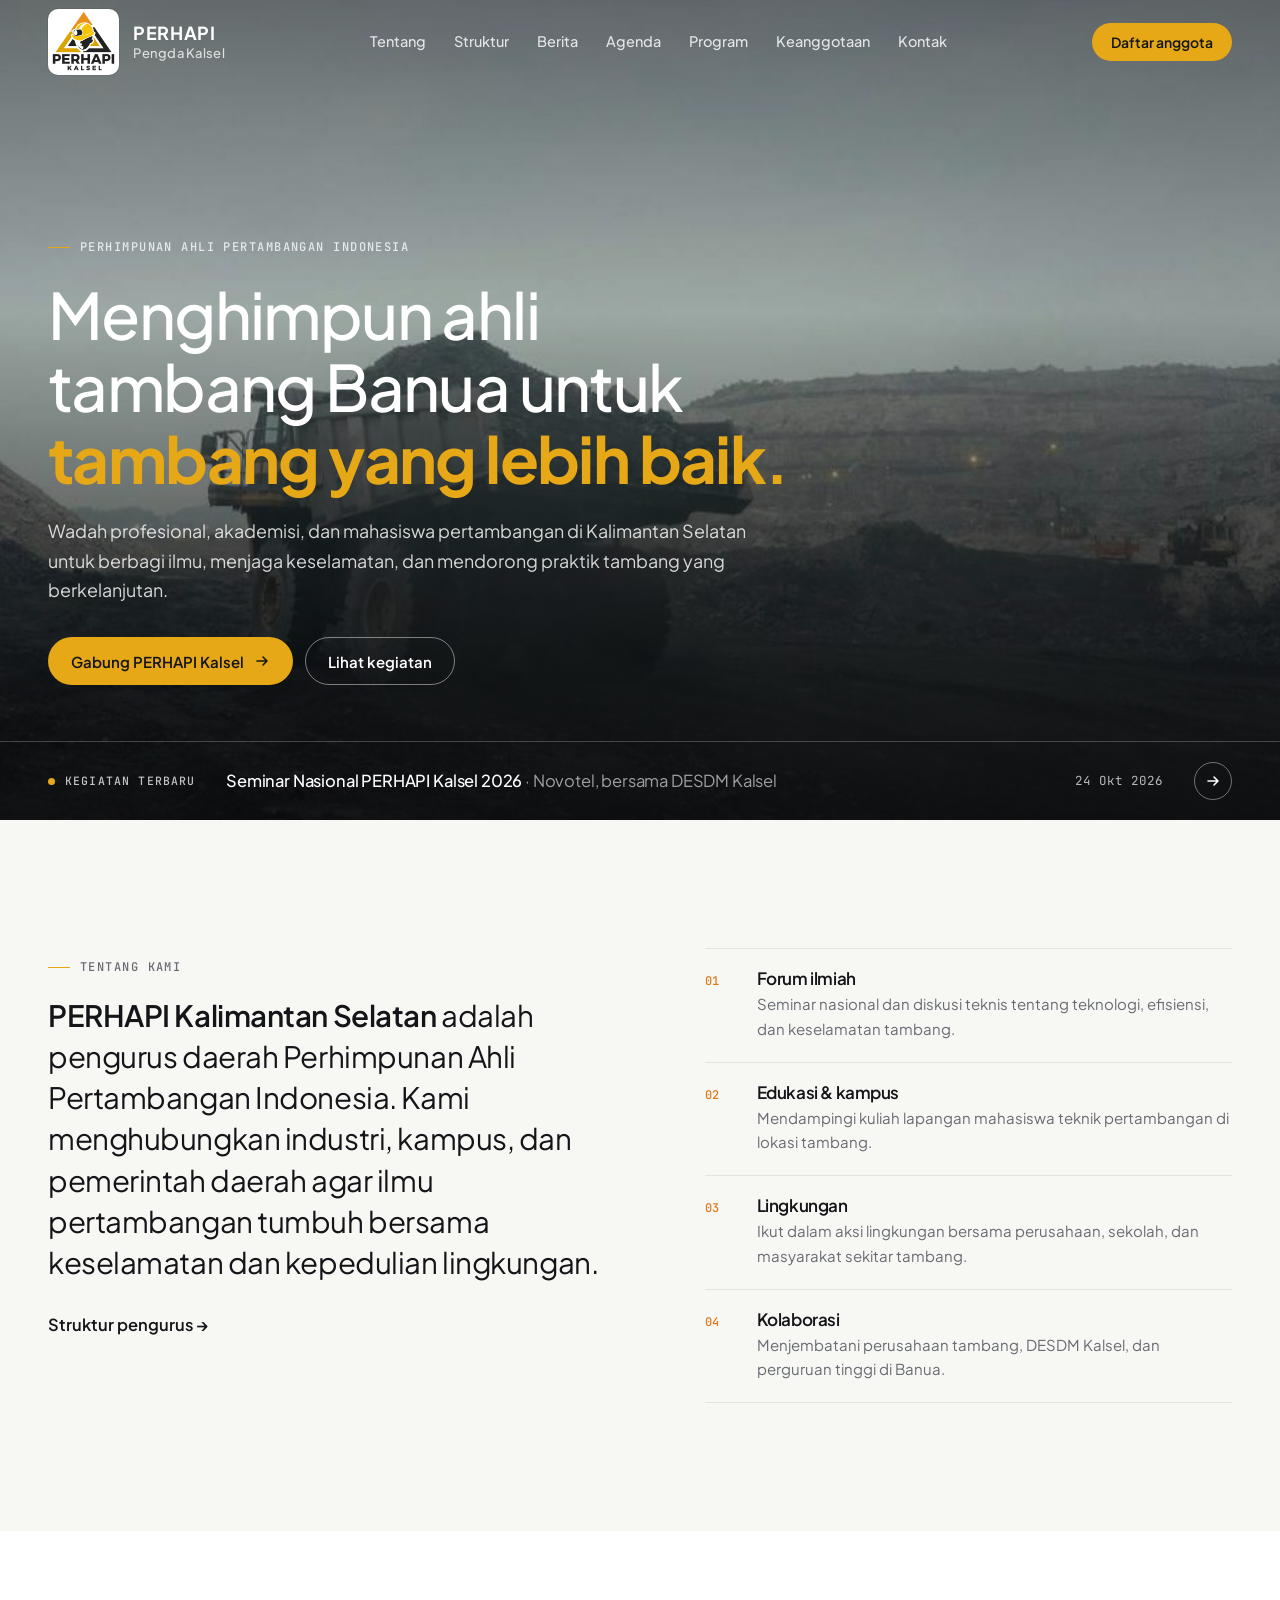
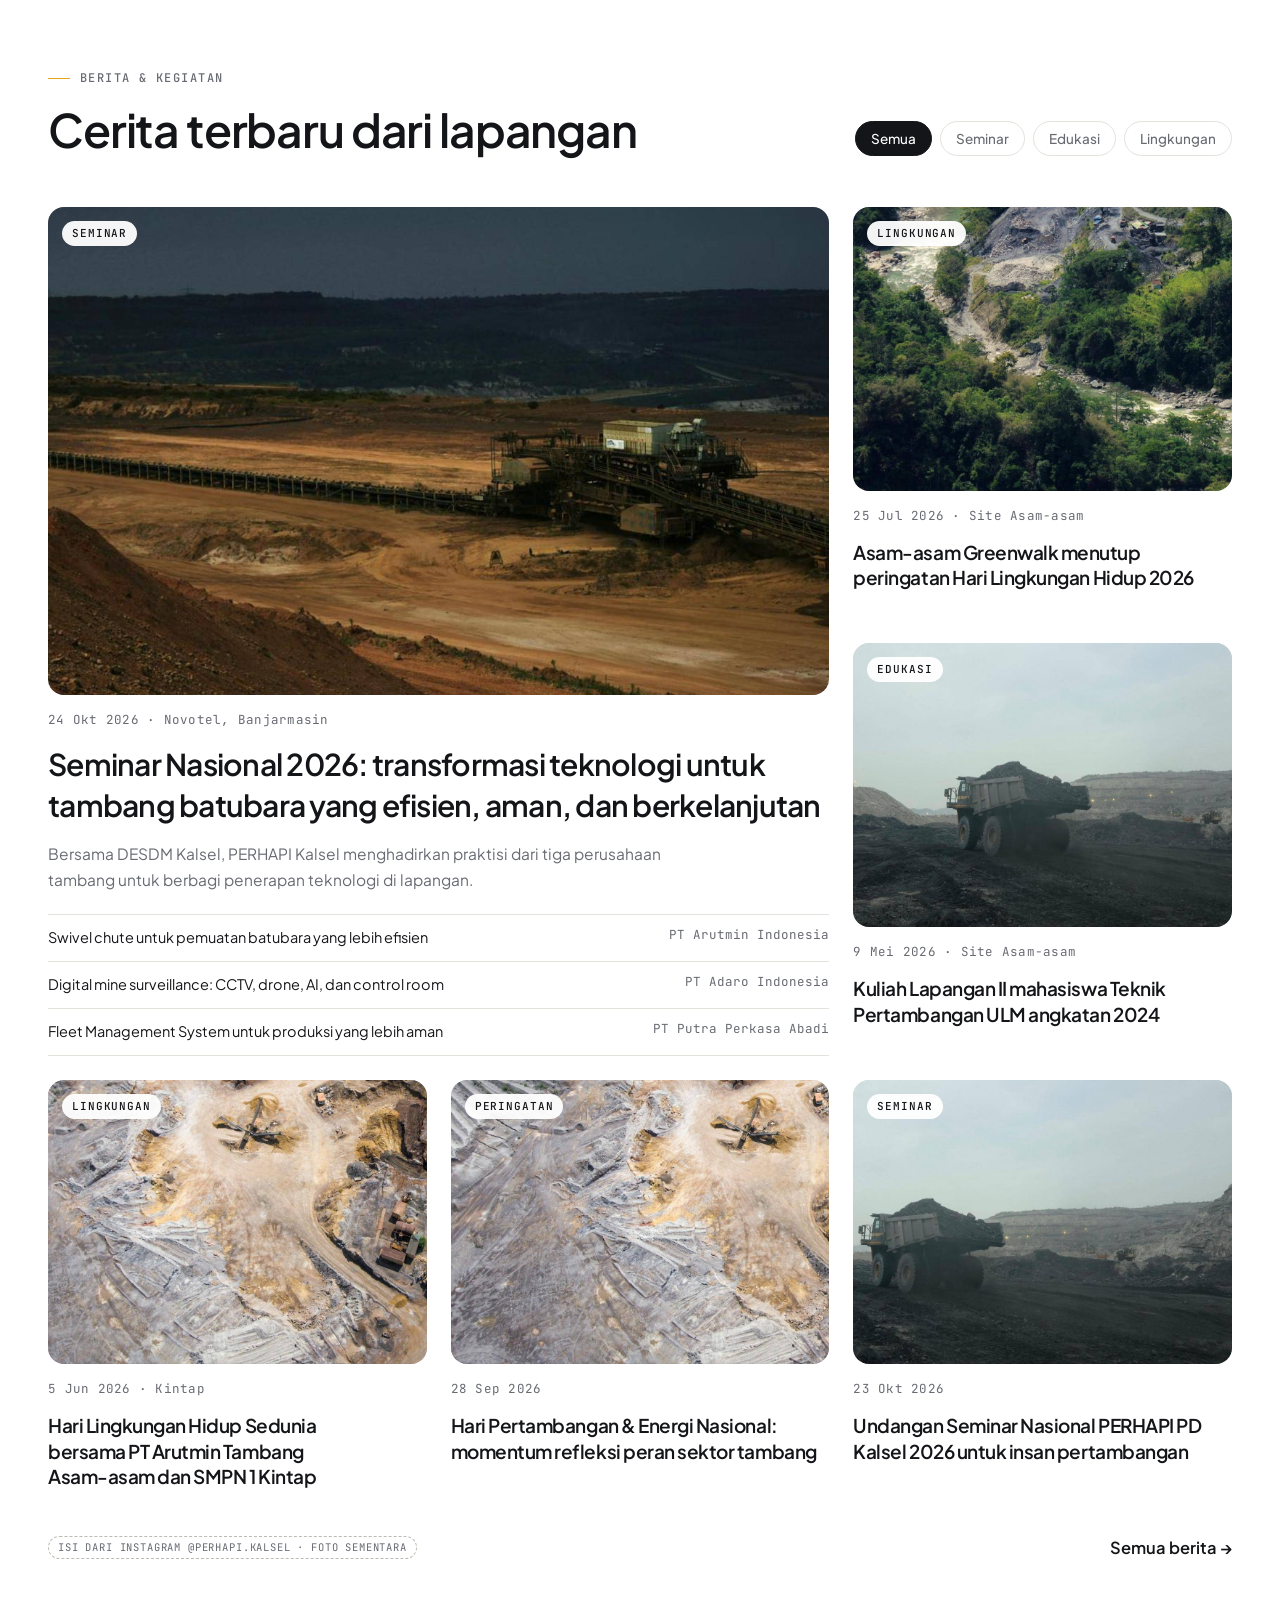
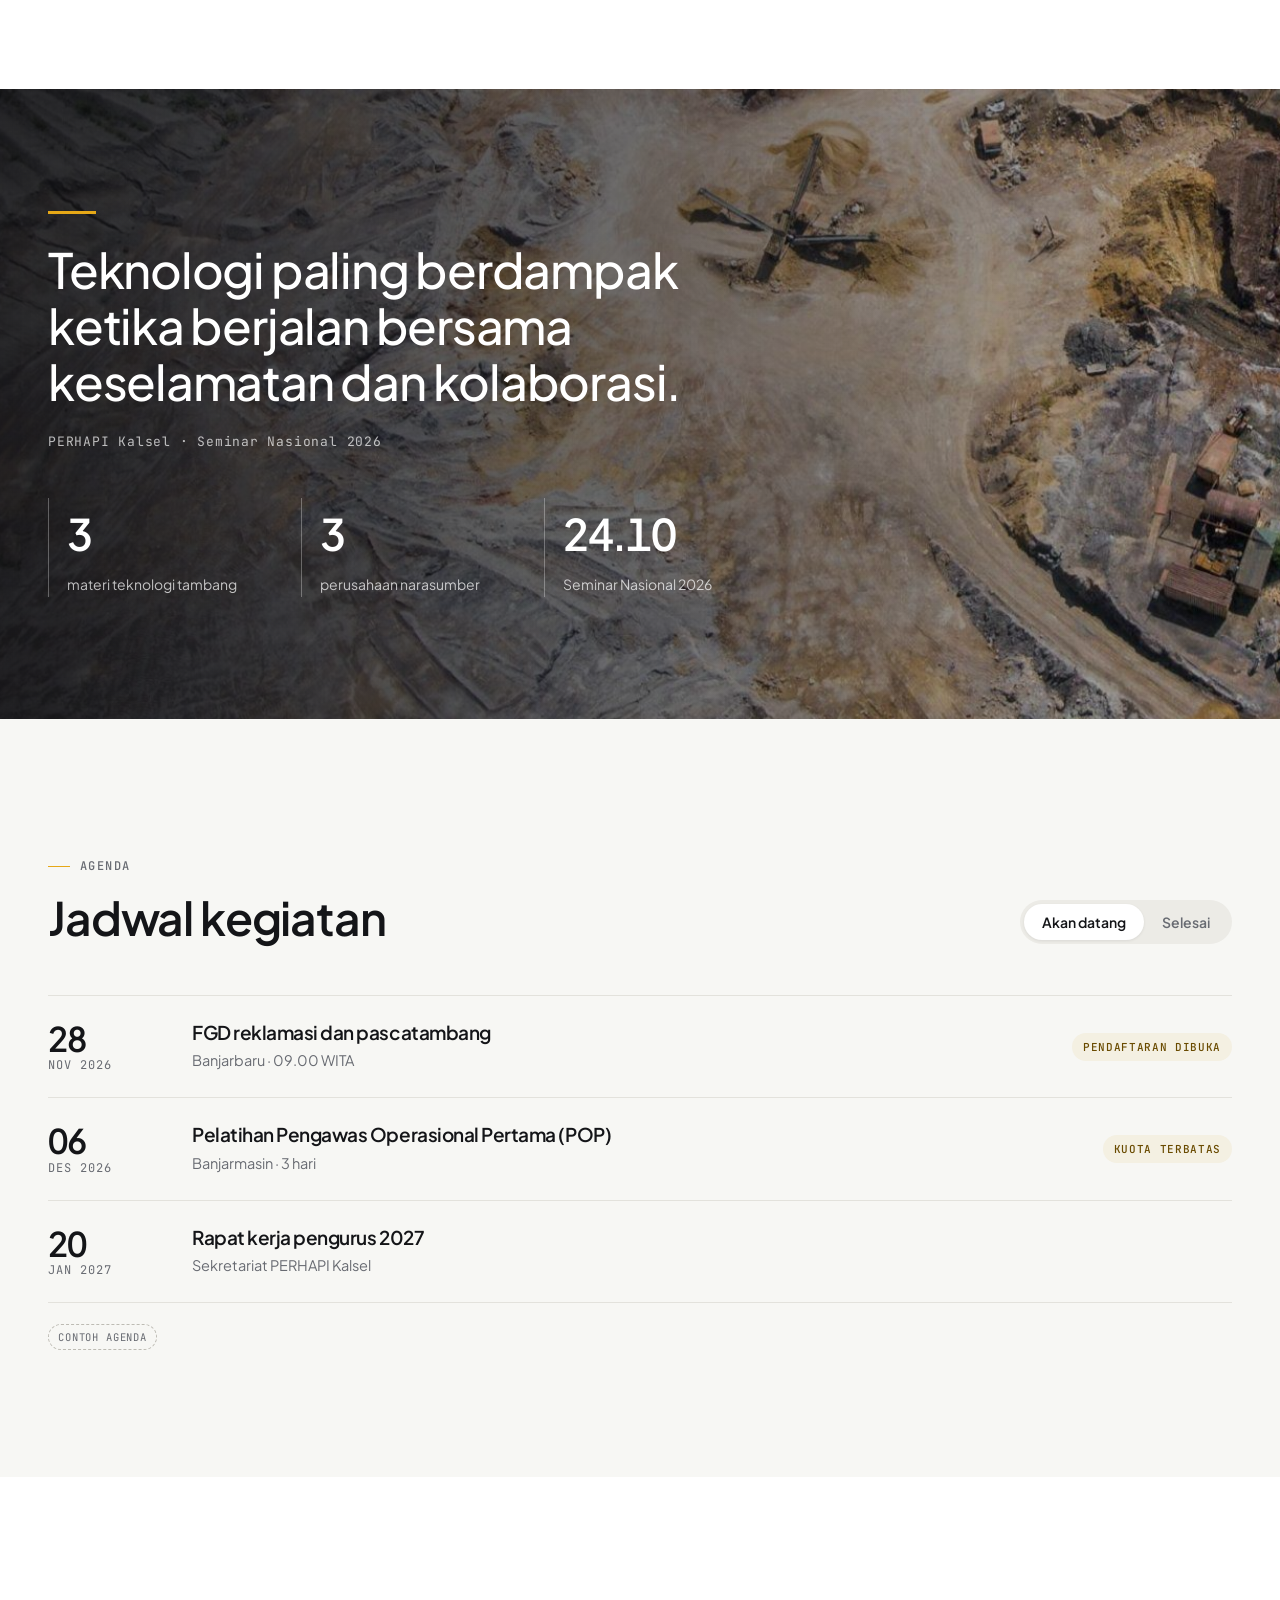
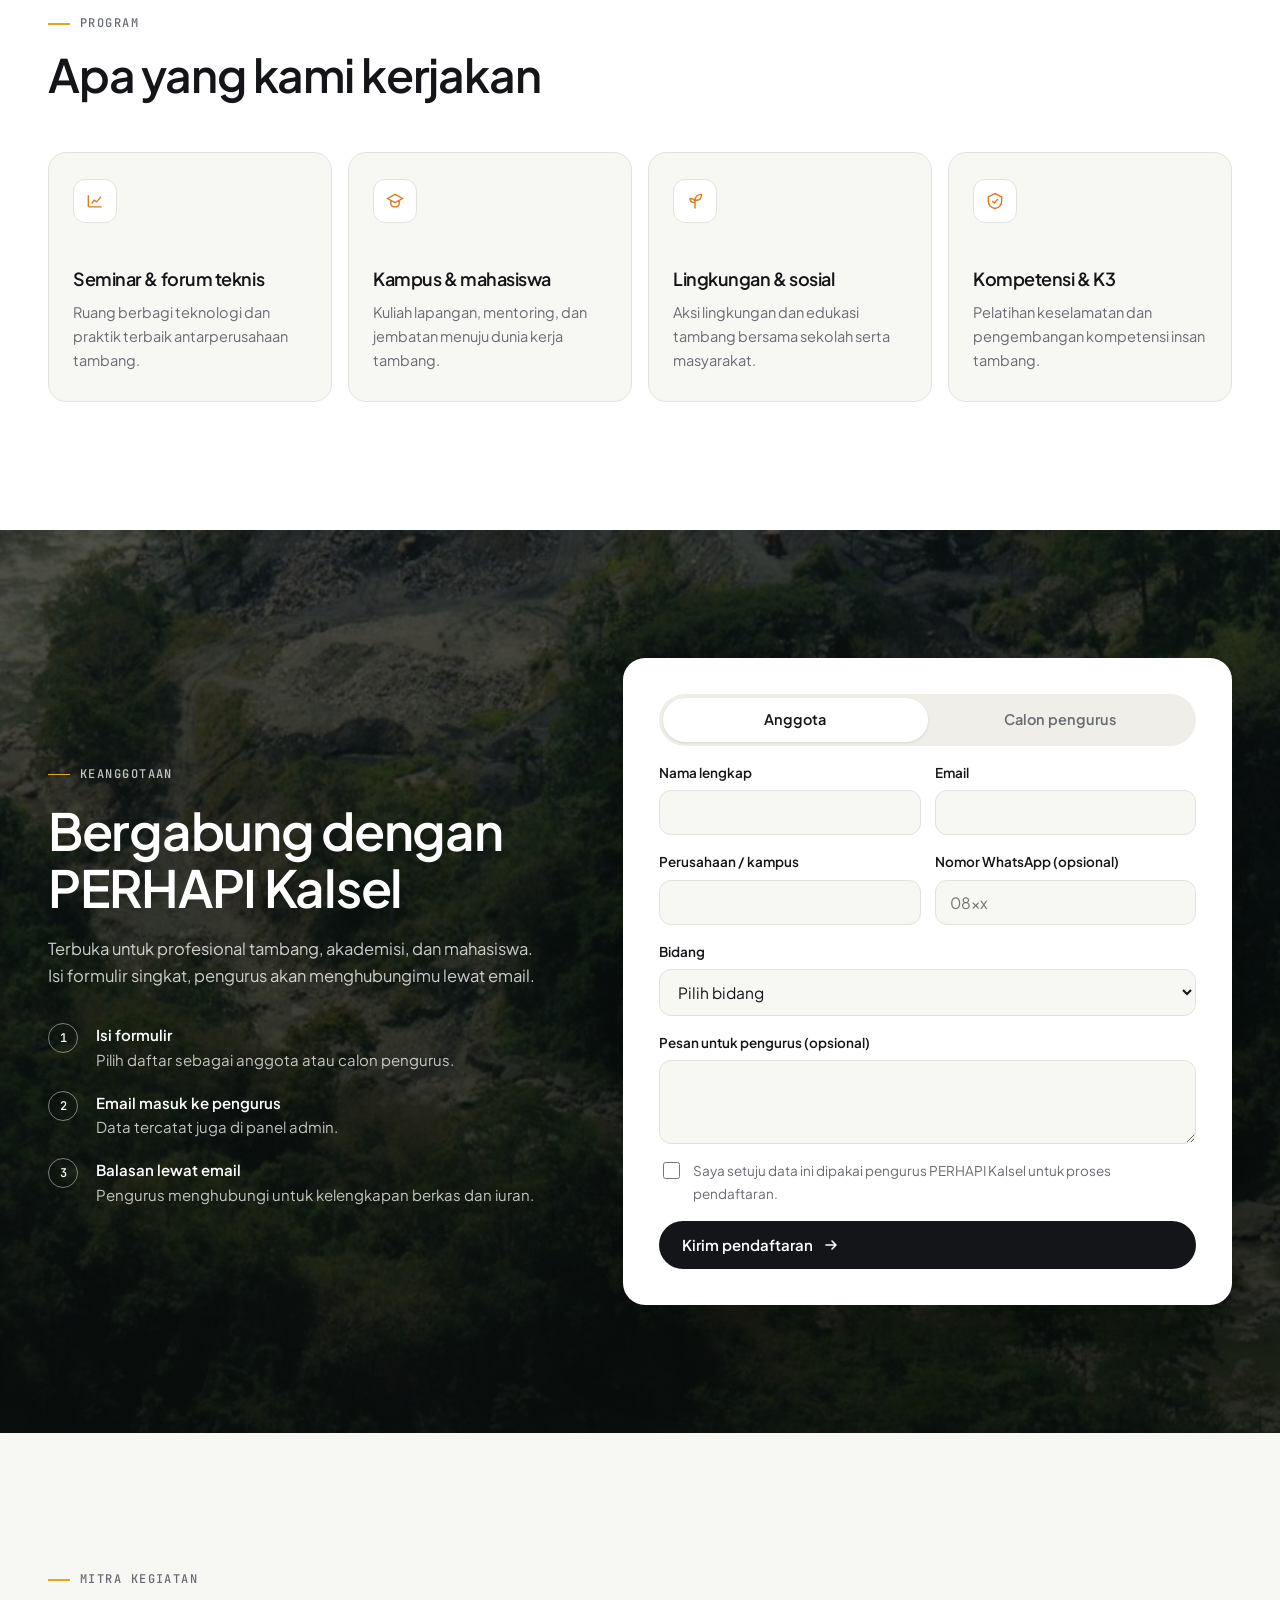
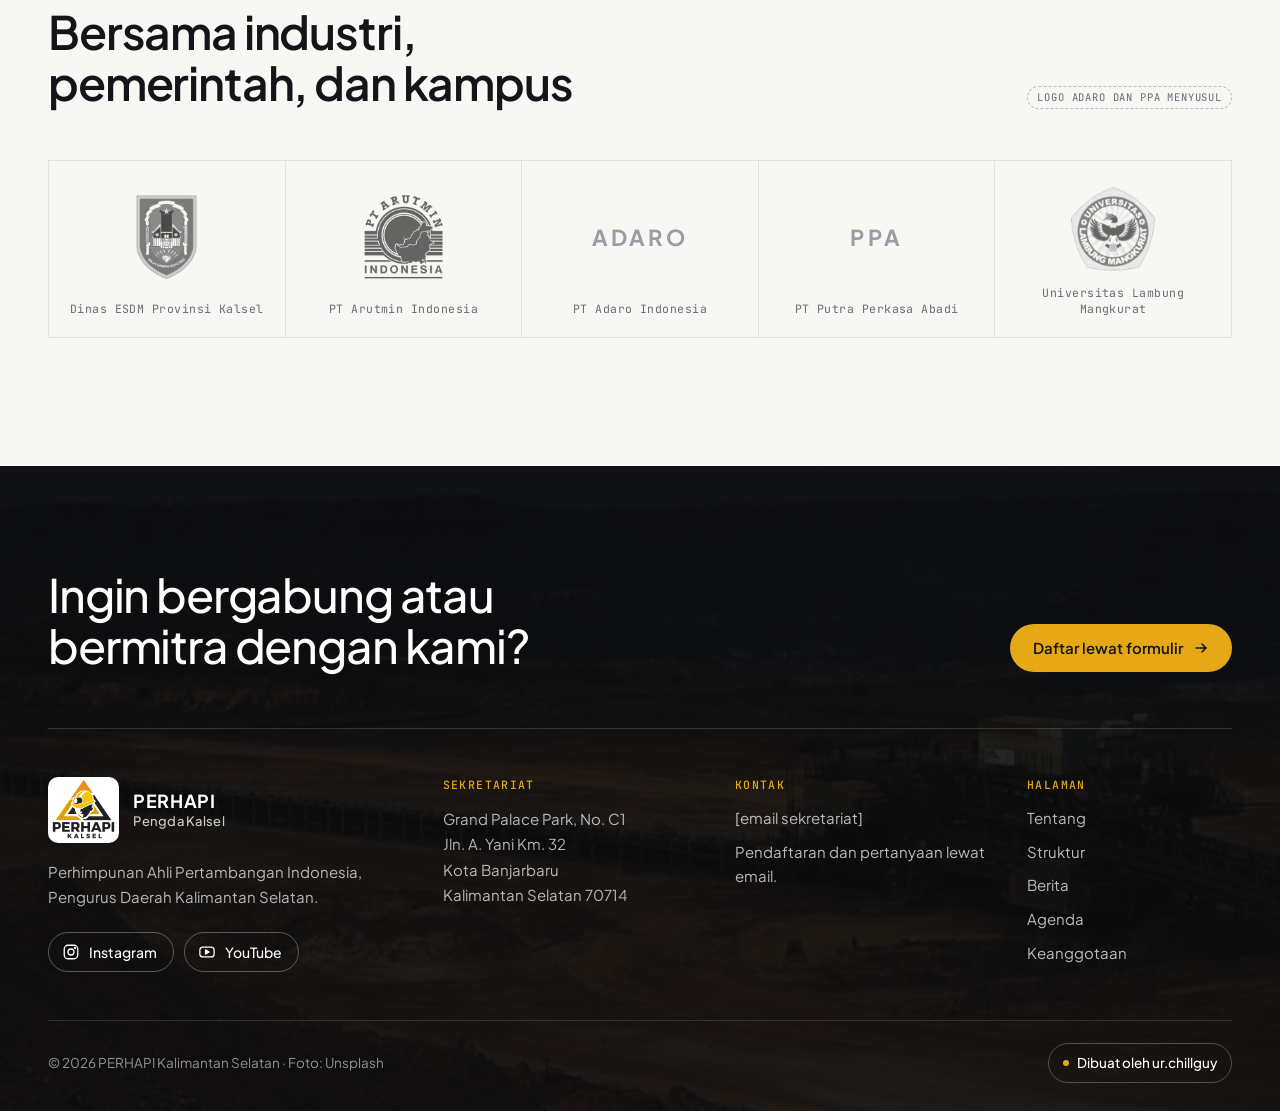
<file: index.html>
<!DOCTYPE html>
<html lang="id">
<head>
<meta charset="utf-8">
<meta name="viewport" content="width=device-width, initial-scale=1">
<title>PERHAPI Kalsel — Beranda</title>
<meta name="description" content="PERHAPI Kalimantan Selatan: wadah profesional, akademisi, dan mahasiswa pertambangan untuk berbagi ilmu, menjaga keselamatan, dan mendorong tambang berkelanjutan.">
<meta name="theme-color" content="#141518">
<link rel="icon" type="image/png" href="assets/favicon.png">
<link rel="preconnect" href="https://fonts.googleapis.com">
<link rel="preconnect" href="https://fonts.gstatic.com" crossorigin>
<link href="https://fonts.googleapis.com/css2?family=Plus+Jakarta+Sans:wght@300;400;500;600;700&family=JetBrains+Mono:wght@400;500&display=swap" rel="stylesheet">
<link rel="stylesheet" href="assets/style.css">
</head>
<body>
<div class="progress" id="progress"></div>

<header id="hdr">
  <div class="wrap nav">
    <a class="brand" href="#top" aria-label="PERHAPI Pengda Kalsel, ke beranda">
      <span class="mark"><img src="assets/logo-perhapi.png" alt="Logo PERHAPI Kalsel"></span>
      <span><b>PERHAPI</b><small>Pengda Kalsel</small></span>
    </a>
    <ul class="menu" id="menu">
      <li><a href="#tentang">Tentang</a></li>
      <li><a href="struktur.html">Struktur</a></li>
      <li><a href="#berita">Berita</a></li>
      <li><a href="#agenda">Agenda</a></li>
      <li><a href="#program">Program</a></li>
      <li><a href="#gabung">Keanggotaan</a></li>
      <li><a href="#kontak">Kontak</a></li>
    </ul>
    <a class="btn btn-accent" href="#gabung">Daftar anggota</a>
    <button class="burger" id="burger" aria-label="Buka menu" aria-expanded="false" aria-controls="menu"><span></span></button>
  </div>
</header>

<main id="top">
  <!-- 1 · HERO (foto) -->
  <section class="band hero">
    <div class="bg" data-par="0.25"></div>
    <div class="wrap hero-in">
      <span class="eyebrow">Perhimpunan Ahli Pertambangan Indonesia</span>
      <h1>Menghimpun ahli tambang Banua untuk <strong>tambang yang lebih baik.</strong></h1>
      <p class="lead">Wadah profesional, akademisi, dan mahasiswa pertambangan di Kalimantan Selatan untuk berbagi ilmu, menjaga keselamatan, dan mendorong praktik tambang yang berkelanjutan.</p>
      <div class="cta">
        <a class="btn btn-accent" href="#gabung">Gabung PERHAPI Kalsel <svg width="16" height="16" viewBox="0 0 16 16" fill="none" aria-hidden="true"><path d="M3 8h10m-4-4 4 4-4 4" stroke="currentColor" stroke-width="1.6" stroke-linecap="round" stroke-linejoin="round"/></svg></a>
        <a class="btn btn-line" href="#berita">Lihat kegiatan</a>
      </div>
    </div>
    <div class="ticker">
      <div class="wrap">
        <a href="#berita">
          <span class="lbl"><i></i>Kegiatan terbaru</span>
          <span class="tt">Seminar Nasional PERHAPI Kalsel 2026 <span>· Novotel, bersama DESDM Kalsel</span></span>
          <time datetime="2026-10-24">24 Okt 2026</time>
          <span class="go" aria-hidden="true"><svg width="16" height="16" viewBox="0 0 16 16" fill="none"><path d="M3 8h10m-4-4 4 4-4 4" stroke="currentColor" stroke-width="1.6" stroke-linecap="round" stroke-linejoin="round"/></svg></span>
        </a>
      </div>
    </div>
  </section>

  <!-- 2 · TENTANG -->
  <section class="sec" id="tentang">
    <div class="wrap about">
      <div class="rv">
        <span class="eyebrow">Tentang kami</span>
        <p class="big"><b>PERHAPI Kalimantan Selatan</b> adalah pengurus daerah Perhimpunan Ahli Pertambangan Indonesia. Kami menghubungkan industri, kampus, dan pemerintah daerah agar ilmu pertambangan tumbuh bersama keselamatan dan kepedulian lingkungan.</p>
        <p style="margin-top:28px;display:flex;gap:28px;flex-wrap:wrap"><a class="link" href="struktur.html">Struktur pengurus →</a></p>
      </div>
      <ol class="pillars rv">
        <li><span class="n">01</span><div><h3>Forum ilmiah</h3><p>Seminar nasional dan diskusi teknis tentang teknologi, efisiensi, dan keselamatan tambang.</p></div></li>
        <li><span class="n">02</span><div><h3>Edukasi &amp; kampus</h3><p>Mendampingi kuliah lapangan mahasiswa teknik pertambangan di lokasi tambang.</p></div></li>
        <li><span class="n">03</span><div><h3>Lingkungan</h3><p>Ikut dalam aksi lingkungan bersama perusahaan, sekolah, dan masyarakat sekitar tambang.</p></div></li>
        <li><span class="n">04</span><div><h3>Kolaborasi</h3><p>Menjembatani perusahaan tambang, DESDM Kalsel, dan perguruan tinggi di Banua.</p></div></li>
      </ol>
    </div>
  </section>

  <!-- 3 · BERITA -->
  <section class="sec alt" id="berita">
    <div class="wrap">
      <div class="head rv">
        <div><span class="eyebrow">Berita &amp; kegiatan</span><h2>Cerita terbaru dari lapangan</h2></div>
        <div class="r">
          <div class="chips" role="group" aria-label="Saring kategori">
            <button class="chip" aria-pressed="true" data-f="all">Semua</button>
            <button class="chip" aria-pressed="false" data-f="seminar">Seminar</button>
            <button class="chip" aria-pressed="false" data-f="edukasi">Edukasi</button>
            <button class="chip" aria-pressed="false" data-f="lingkungan">Lingkungan</button>
          </div>
        </div>
      </div>

      <div class="news" id="news">
        <a class="post feature rv" data-c="seminar" href="#berita">
          <div class="ph"><div class="im" style="background-image:url(assets/conveyor.jpg);background-position:60% 50%"></div><span class="cat">Seminar</span></div>
          <span class="meta">24 Okt 2026 · Novotel, Banjarmasin</span>
          <h3>Seminar Nasional 2026: transformasi teknologi untuk tambang batubara yang efisien, aman, dan berkelanjutan</h3>
          <p>Bersama DESDM Kalsel, PERHAPI Kalsel menghadirkan praktisi dari tiga perusahaan tambang untuk berbagi penerapan teknologi di lapangan.</p>
          <ul class="talks">
            <li>Swivel chute untuk pemuatan batubara yang lebih efisien<span>PT Arutmin Indonesia</span></li>
            <li>Digital mine surveillance: CCTV, drone, AI, dan control room<span>PT Adaro Indonesia</span></li>
            <li>Fleet Management System untuk produksi yang lebih aman<span>PT Putra Perkasa Abadi</span></li>
          </ul>
        </a>
        <a class="post rv" data-c="lingkungan" href="#berita">
          <div class="ph"><div class="im" style="background-image:url(assets/forest.jpg);background-position:30% 40%"></div><span class="cat">Lingkungan</span></div>
          <span class="meta">25 Jul 2026 · Site Asam-asam</span>
          <h3>Asam-asam Greenwalk menutup peringatan Hari Lingkungan Hidup 2026</h3>
        </a>
        <a class="post rv" data-c="edukasi" href="#berita">
          <div class="ph"><div class="im" style="background-image:url(assets/hero.jpg);background-position:40% 60%"></div><span class="cat">Edukasi</span></div>
          <span class="meta">9 Mei 2026 · Site Asam-asam</span>
          <h3>Kuliah Lapangan II mahasiswa Teknik Pertambangan ULM angkatan 2024</h3>
        </a>
        <a class="post rv" data-c="lingkungan" href="#berita">
          <div class="ph"><div class="im" style="background-image:url(assets/aerial.jpg);background-position:70% 30%"></div><span class="cat">Lingkungan</span></div>
          <span class="meta">5 Jun 2026 · Kintap</span>
          <h3>Hari Lingkungan Hidup Sedunia bersama PT Arutmin Tambang Asam-asam dan SMPN 1 Kintap</h3>
        </a>
        <a class="post rv" data-c="edukasi" href="#berita">
          <div class="ph"><div class="im" style="background-image:url(assets/aerial.jpg);background-position:20% 70%"></div><span class="cat">Peringatan</span></div>
          <span class="meta">28 Sep 2026</span>
          <h3>Hari Pertambangan &amp; Energi Nasional: momentum refleksi peran sektor tambang</h3>
        </a>
        <a class="post rv" data-c="seminar" href="#berita">
          <div class="ph"><div class="im" style="background-image:url(assets/hero.jpg);background-position:85% 40%"></div><span class="cat">Seminar</span></div>
          <span class="meta">23 Okt 2026</span>
          <h3>Undangan Seminar Nasional PERHAPI PD Kalsel 2026 untuk insan pertambangan</h3>
        </a>
      </div>
      <div style="margin-top:44px;display:flex;justify-content:space-between;align-items:center;gap:16px;flex-wrap:wrap">
        <span class="tag-ex">Isi dari Instagram @perhapi.kalsel · foto sementara</span>
        <a class="link" href="#berita">Semua berita →</a>
      </div>
    </div>
  </section>

  <!-- 4 · JEDA FOTO: kutipan -->
  <section class="band quote" aria-label="Kutipan Seminar Nasional 2026">
    <div class="bg" data-par="0.2"></div>
    <div class="wrap">
      <blockquote class="rv">Teknologi paling berdampak ketika berjalan bersama keselamatan dan kolaborasi.
        <cite>PERHAPI Kalsel · Seminar Nasional 2026</cite>
      </blockquote>
      <div class="facts rv">
        <div><b>3</b><span>materi teknologi tambang</span></div>
        <div><b>3</b><span>perusahaan narasumber</span></div>
        <div><b>24.10</b><span>Seminar Nasional 2026</span></div>
      </div>
    </div>
  </section>

  <!-- 5 · AGENDA -->
  <section class="sec" id="agenda">
    <div class="wrap">
      <div class="head rv">
        <div><span class="eyebrow">Agenda</span><h2>Jadwal kegiatan</h2></div>
        <div class="tabs" role="tablist" aria-label="Pilih agenda">
          <button class="tab" role="tab" id="t-up" aria-selected="true" aria-controls="p-up">Akan datang</button>
          <button class="tab" role="tab" id="t-past" aria-selected="false" aria-controls="p-past" tabindex="-1">Selesai</button>
        </div>
      </div>
      <div class="panel" id="p-up" role="tabpanel" aria-labelledby="t-up">
        <ul class="agenda">
          <li class="ev"><time><b>28</b><span>Nov 2026</span></time><div><h3>FGD reklamasi dan pascatambang</h3><p>Banjarbaru · 09.00 WITA</p></div><span class="badge">Pendaftaran dibuka</span></li>
          <li class="ev"><time><b>06</b><span>Des 2026</span></time><div><h3>Pelatihan Pengawas Operasional Pertama (POP)</h3><p>Banjarmasin · 3 hari</p></div><span class="badge">Kuota terbatas</span></li>
          <li class="ev"><time><b>20</b><span>Jan 2027</span></time><div><h3>Rapat kerja pengurus 2027</h3><p>Sekretariat PERHAPI Kalsel</p></div><span class="badge done">Internal</span></li>
        </ul>
        <p style="margin-top:18px"><span class="tag-ex">Contoh agenda</span></p>
      </div>
      <div class="panel" id="p-past" role="tabpanel" aria-labelledby="t-past" hidden>
        <ul class="agenda">
          <li class="ev"><time><b>24</b><span>Okt 2026</span></time><div><h3>Seminar Nasional PERHAPI Kalsel 2026</h3><p>Novotel · 08.30–12.30 WITA · bersama DESDM Kalsel</p></div><span class="badge done">Selesai</span></li>
          <li class="ev"><time><b>25</b><span>Jul 2026</span></time><div><h3>Asam-asam Greenwalk</h3><p>PT Arutmin Indonesia Site Asam-asam</p></div><span class="badge done">Selesai</span></li>
          <li class="ev"><time><b>05</b><span>Jun 2026</span></time><div><h3>Hari Lingkungan Hidup Sedunia</h3><p>Bersama PT Arutmin Tambang Asam-asam dan SMPN 1 Kintap</p></div><span class="badge done">Selesai</span></li>
          <li class="ev"><time><b>09</b><span>Mei 2026</span></time><div><h3>Kuliah Lapangan II Teknik Pertambangan ULM</h3><p>PT Arutmin Indonesia Site Asam-asam</p></div><span class="badge done">Selesai</span></li>
        </ul>
      </div>
    </div>
  </section>

  <!-- 6 · PROGRAM -->
  <section class="sec alt" id="program">
    <div class="wrap">
      <div class="head rv">
        <div><span class="eyebrow">Program</span><h2>Apa yang kami kerjakan</h2></div>
      </div>
      <div class="prog">
        <div class="pcard rv"><span class="ic"><svg width="20" height="20" viewBox="0 0 24 24" fill="none" stroke="currentColor" stroke-width="1.7" aria-hidden="true"><path d="M4 19V5m0 14h16M8 15l3-4 3 2 5-6"/></svg></span><h3>Seminar &amp; forum teknis</h3><p>Ruang berbagi teknologi dan praktik terbaik antarperusahaan tambang.</p></div>
        <div class="pcard rv"><span class="ic"><svg width="20" height="20" viewBox="0 0 24 24" fill="none" stroke="currentColor" stroke-width="1.7" aria-hidden="true"><path d="M3 9l9-5 9 5-9 5-9-5Zm4 2.5V16c0 1.5 2.5 3 5 3s5-1.5 5-3v-4.5"/></svg></span><h3>Kampus &amp; mahasiswa</h3><p>Kuliah lapangan, mentoring, dan jembatan menuju dunia kerja tambang.</p></div>
        <div class="pcard rv"><span class="ic"><svg width="20" height="20" viewBox="0 0 24 24" fill="none" stroke="currentColor" stroke-width="1.7" aria-hidden="true"><path d="M12 21V11m0 0c0-4 3-7 8-7 0 5-3 8-8 7Zm0 3c0-3-2-5-6-5 0 3 2 5 6 5Z"/></svg></span><h3>Lingkungan &amp; sosial</h3><p>Aksi lingkungan dan edukasi tambang bersama sekolah serta masyarakat.</p></div>
        <div class="pcard rv"><span class="ic"><svg width="20" height="20" viewBox="0 0 24 24" fill="none" stroke="currentColor" stroke-width="1.7" aria-hidden="true"><path d="M12 3l8 4v5c0 4.5-3.4 8-8 9-4.6-1-8-4.5-8-9V7l8-4Z"/><path d="M8.5 12l2.5 2.5 4.5-5"/></svg></span><h3>Kompetensi &amp; K3</h3><p>Pelatihan keselamatan dan pengembangan kompetensi insan tambang.</p></div>
      </div>
    </div>
  </section>

  <!-- 7 · JEDA FOTO: GABUNG -->
  <section class="band join" id="gabung">
    <div class="bg" data-par="0.18"></div>
    <div class="wrap join-in">
      <div class="rv">
        <span class="eyebrow">Keanggotaan</span>
        <h2>Bergabung dengan PERHAPI Kalsel</h2>
        <p class="sub">Terbuka untuk profesional tambang, akademisi, dan mahasiswa. Isi formulir singkat, pengurus akan menghubungimu lewat email.</p>
        <ol class="steps">
          <li><div><b>Isi formulir</b>Pilih daftar sebagai anggota atau calon pengurus.</div></li>
          <li><div><b>Email masuk ke pengurus</b>Data tercatat juga di panel admin.</div></li>
          <li><div><b>Balasan lewat email</b>Pengurus menghubungi untuk kelengkapan berkas dan iuran.</div></li>
        </ol>
      </div>
      <div class="formcard rv">
        <form id="joinForm" novalidate>
          <div class="seg" role="radiogroup" aria-label="Jenis pendaftaran">
            <input type="radio" name="jenis" id="j-a" value="Anggota" checked><label for="j-a">Anggota</label>
            <input type="radio" name="jenis" id="j-p" value="Pengurus"><label for="j-p">Calon pengurus</label>
          </div>
          <div class="row2">
            <div class="f"><label for="nama">Nama lengkap</label><input id="nama" autocomplete="name"><span class="err"></span></div>
            <div class="f"><label for="email">Email</label><input id="email" type="email" autocomplete="email"><span class="err"></span></div>
          </div>
          <div class="row2">
            <div class="f"><label for="instansi">Perusahaan / kampus</label><input id="instansi" autocomplete="organization"><span class="err"></span></div>
            <div class="f"><label for="wa">Nomor WhatsApp (opsional)</label><input id="wa" inputmode="tel" autocomplete="tel" placeholder="08xx"><span class="err"></span></div>
          </div>
          <div class="f"><label for="bidang">Bidang</label>
            <select id="bidang"><option value="">Pilih bidang</option><option>Eksplorasi &amp; geologi</option><option>Perencanaan &amp; operasi tambang</option><option>Geoteknik &amp; hidrogeologi</option><option>Pengolahan</option><option>K3 &amp; lingkungan</option><option>Comdev / PPM</option><option>Akademisi</option><option>Mahasiswa</option><option>Lainnya</option></select><span class="err"></span></div>
          <div class="f"><label for="pesan">Pesan untuk pengurus (opsional)</label><textarea id="pesan"></textarea></div>
          <input class="hp" type="text" id="website" tabindex="-1" autocomplete="off" aria-hidden="true">
          <label class="consent" id="consentWrap" for="setuju"><input type="checkbox" id="setuju">Saya setuju data ini dipakai pengurus PERHAPI Kalsel untuk proses pendaftaran.</label>
          <button class="btn btn-dark" type="submit">Kirim pendaftaran <svg width="16" height="16" viewBox="0 0 16 16" fill="none" aria-hidden="true"><path d="M3 8h10m-4-4 4 4-4 4" stroke="currentColor" stroke-width="1.6" stroke-linecap="round" stroke-linejoin="round"/></svg></button>
        </form>
        <div class="done" id="done" role="status" aria-live="polite" tabindex="-1">
          <span class="ok"><svg width="22" height="22" viewBox="0 0 24 24" fill="none" stroke="currentColor" stroke-width="2" aria-hidden="true"><path d="M5 12.5l4.5 4.5L19 7.5"/></svg></span>
          <h3>Data sudah lengkap</h3>
          <p>Ini masih prototipe, jadi belum ada email yang terkirim. Di versi live, pengurus menerima email dengan subjek:</p>
          <code id="subj"></code>
          <button class="btn btn-dark" type="button" id="ulang" style="justify-self:start">Isi ulang formulir</button>
        </div>
      </div>
    </div>
  </section>

  <!-- 8 · MITRA -->
  <section class="sec">
    <div class="wrap">
      <div class="head rv">
        <div><span class="eyebrow">Mitra kegiatan</span><h2>Bersama industri, pemerintah, dan kampus</h2></div>
        <span class="tag-ex">Logo Adaro dan PPA menyusul</span>
      </div>
      <div class="partners rv">
        <div class="p"><div class="lg"><img src="assets/partners/kalsel.png" alt="Lambang Provinsi Kalimantan Selatan"></div><small>Dinas ESDM Provinsi Kalsel</small></div>
        <div class="p"><div class="lg"><img src="assets/partners/arutmin.png" alt="Logo PT Arutmin Indonesia"></div><small>PT Arutmin Indonesia</small></div>
        <div class="p"><div class="lg"><span class="wm">ADARO</span></div><small>PT Adaro Indonesia</small></div>
        <div class="p"><div class="lg"><span class="wm">PPA</span></div><small>PT Putra Perkasa Abadi</small></div>
        <div class="p"><div class="lg"><img src="assets/partners/ulm.png" alt="Logo Universitas Lambung Mangkurat"></div><small>Universitas Lambung Mangkurat</small></div>
      </div>
    </div>
  </section>
</main>

<!-- 9 · FOOTER (foto) -->
<footer class="band" id="kontak">
  <div class="bg" data-par="0.15"></div>
  <div class="wrap">
    <div class="foot-cta">
      <h2>Ingin bergabung atau bermitra dengan kami?</h2>
      <a class="btn btn-accent" href="#gabung">Daftar lewat formulir <svg width="16" height="16" viewBox="0 0 16 16" fill="none" aria-hidden="true"><path d="M3 8h10m-4-4 4 4-4 4" stroke="currentColor" stroke-width="1.6" stroke-linecap="round" stroke-linejoin="round"/></svg></a>
    </div>
    <div class="foot">
      <div>
        <a class="brand" href="#top"><span class="mark"><img src="assets/logo-perhapi.png" alt="Logo PERHAPI Kalsel"></span><span><b>PERHAPI</b><small>Pengda Kalsel</small></span></a>
        <p class="about-t">Perhimpunan Ahli Pertambangan Indonesia, Pengurus Daerah Kalimantan Selatan.</p>
        <div class="social">
          <a class="soc" href="https://instagram.com/perhapi.kalsel" target="_blank" rel="noopener"><svg viewBox="0 0 24 24" fill="none" stroke="currentColor" stroke-width="1.7" stroke-linecap="round" stroke-linejoin="round" aria-hidden="true"><rect x="3" y="3" width="18" height="18" rx="5"/><circle cx="12" cy="12" r="4"/><circle cx="17.3" cy="6.7" r=".7" fill="currentColor"/></svg>Instagram</a>
          <a class="soc" href="https://www.youtube.com/@perhapikalsel" target="_blank" rel="noopener"><svg viewBox="0 0 24 24" fill="none" stroke="currentColor" stroke-width="1.7" stroke-linejoin="round" aria-hidden="true"><rect x="2.5" y="5.5" width="19" height="13" rx="4"/><path d="M10 9.2v5.6l4.8-2.8z" fill="currentColor"/></svg>YouTube</a>
        </div>
      </div>
      <div><h4>Sekretariat</h4>
        <address>Grand Palace Park, No. C1<br>Jln. A. Yani Km. 32<br>Kota Banjarbaru<br>Kalimantan Selatan 70714</address>
      </div>
      <div><h4>Kontak</h4><ul><li>[email sekretariat]</li><li>Pendaftaran dan pertanyaan lewat email.</li></ul></div>
      <div><h4>Halaman</h4><ul><li><a href="#tentang">Tentang</a></li><li><a href="struktur.html">Struktur</a></li><li><a href="#berita">Berita</a></li><li><a href="#agenda">Agenda</a></li><li><a href="#gabung">Keanggotaan</a></li></ul></div>
    </div>
    <div class="foot-bottom">
      <span>© 2026 PERHAPI Kalimantan Selatan · Foto: Unsplash</span>
      <a class="credit" href="https://instagram.com/ur.chillguy" target="_blank" rel="noopener"><i></i>Dibuat oleh ur.chillguy</a>
    </div>
  </div>
</footer>

<script src="assets/main.js"></script>
</body>
</html>
</file>
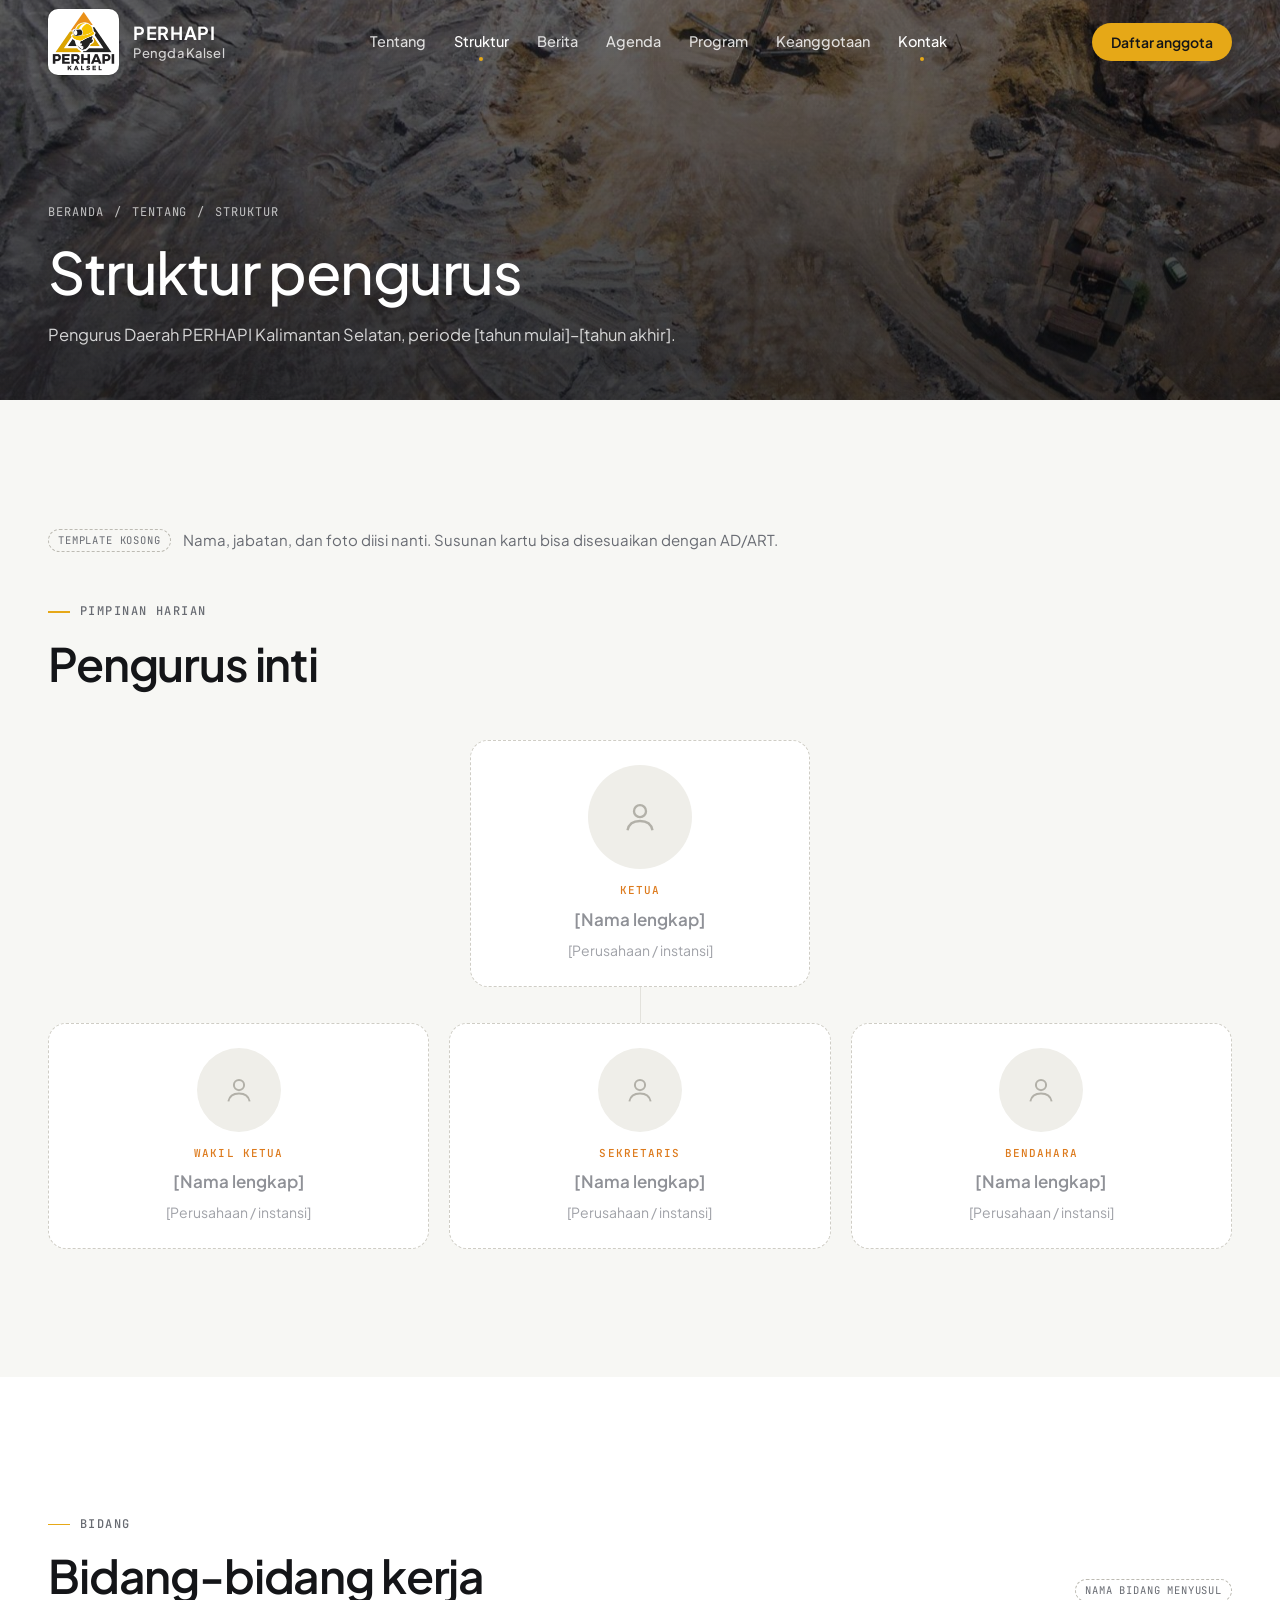
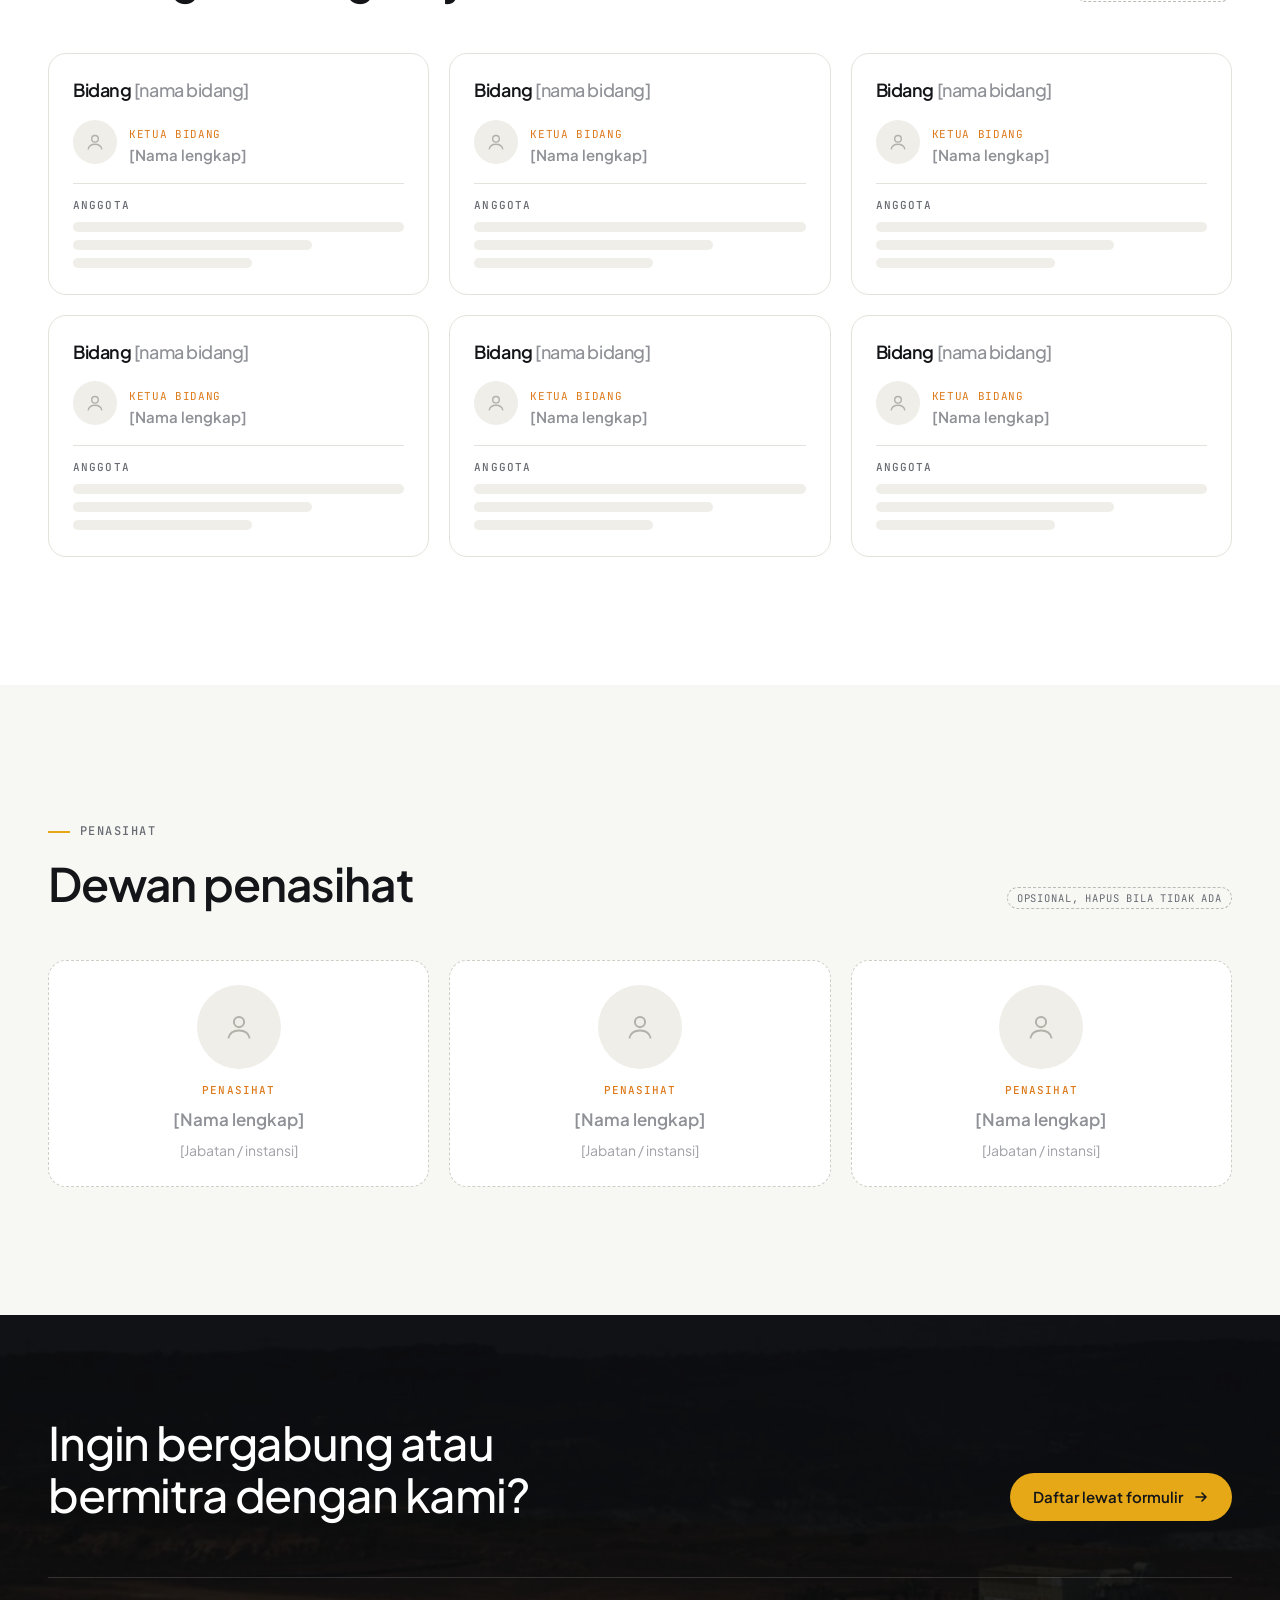
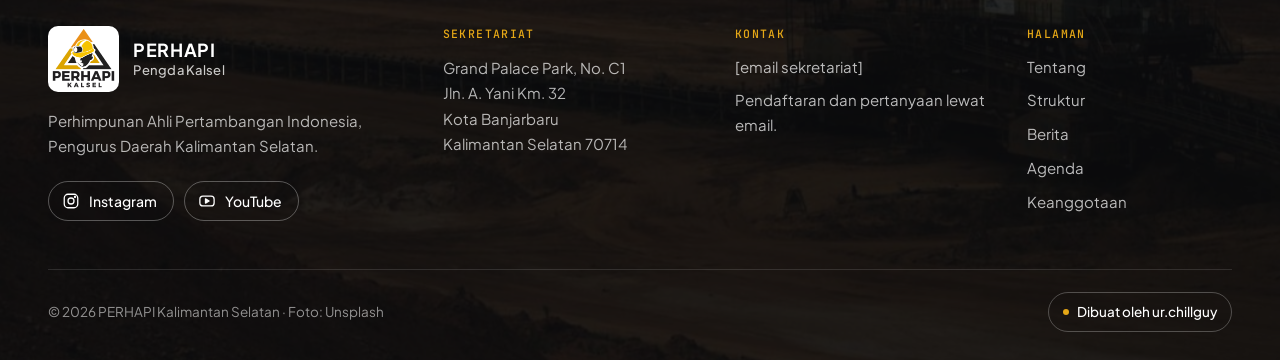
<file: struktur.html>
<!DOCTYPE html>
<html lang="id">
<head>
<meta charset="utf-8">
<meta name="viewport" content="width=device-width, initial-scale=1">
<title>Struktur Pengurus — PERHAPI Kalsel</title>
<meta name="description" content="Struktur pengurus PERHAPI Kalimantan Selatan.">
<meta name="theme-color" content="#141518">
<link rel="icon" type="image/png" href="assets/favicon.png">
<link rel="preconnect" href="https://fonts.googleapis.com">
<link rel="preconnect" href="https://fonts.gstatic.com" crossorigin>
<link href="https://fonts.googleapis.com/css2?family=Plus+Jakarta+Sans:wght@300;400;500;600;700&family=JetBrains+Mono:wght@400;500&display=swap" rel="stylesheet">
<link rel="stylesheet" href="assets/style.css">
</head>
<body>
<div class="progress" id="progress"></div>

<header id="hdr">
  <div class="wrap nav">
    <a class="brand" href="index.html" aria-label="PERHAPI Pengda Kalsel, ke beranda">
      <span class="mark"><img src="assets/logo-perhapi.png" alt="Logo PERHAPI Kalsel"></span>
      <span><b>PERHAPI</b><small>Pengda Kalsel</small></span>
    </a>
    <ul class="menu" id="menu">
      <li><a href="index.html#tentang">Tentang</a></li>
      <li><a href="struktur.html" class="on" aria-current="page">Struktur</a></li>
      <li><a href="index.html#berita">Berita</a></li>
      <li><a href="index.html#agenda">Agenda</a></li>
      <li><a href="index.html#program">Program</a></li>
      <li><a href="index.html#gabung">Keanggotaan</a></li>
      <li><a href="#kontak">Kontak</a></li>
    </ul>
    <a class="btn btn-accent" href="index.html#gabung">Daftar anggota</a>
    <button class="burger" id="burger" aria-label="Buka menu" aria-expanded="false" aria-controls="menu"><span></span></button>
  </div>
</header>

<main id="top">
  <!-- HEADER HALAMAN -->
  <section class="band phero">
    <div class="bg" data-par="0.2"></div>
    <div class="wrap in">
      <nav class="crumbs" aria-label="Jejak halaman"><a href="index.html">Beranda</a><span>/</span><a href="index.html#tentang">Tentang</a><span>/</span><span>Struktur</span></nav>
      <h1>Struktur pengurus</h1>
      <p>Pengurus Daerah PERHAPI Kalimantan Selatan, periode [tahun mulai]–[tahun akhir].</p>
    </div>
  </section>

  <!-- PIMPINAN -->
  <section class="sec">
    <div class="wrap">
      <div class="org-note rv">
        <span class="tag-ex">Template kosong</span>
        <span style="color:var(--muted);font-size:15px">Nama, jabatan, dan foto diisi nanti. Susunan kartu bisa disesuaikan dengan AD/ART.</span>
      </div>
      <div class="head rv">
        <div><span class="eyebrow">Pimpinan harian</span><h2>Pengurus inti</h2></div>
      </div>

      <div class="org-lv rv">
        <div class="person lead">
          <span class="av"><svg width="40" height="40" viewBox="0 0 24 24" fill="none" stroke="currentColor" stroke-width="1.4" aria-hidden="true"><circle cx="12" cy="8.5" r="3.6"/><path d="M4.5 20c.7-3.7 3.6-5.6 7.5-5.6s6.8 1.9 7.5 5.6"/></svg></span>
          <span class="role">Ketua</span>
          <b>[Nama lengkap]</b>
          <span class="org">[Perusahaan / instansi]</span>
        </div>
      </div>
      <div class="org-line" aria-hidden="true"></div>
      <div class="org-lv row rv">
        <div class="person"><span class="av"><svg width="34" height="34" viewBox="0 0 24 24" fill="none" stroke="currentColor" stroke-width="1.4" aria-hidden="true"><circle cx="12" cy="8.5" r="3.6"/><path d="M4.5 20c.7-3.7 3.6-5.6 7.5-5.6s6.8 1.9 7.5 5.6"/></svg></span><span class="role">Wakil Ketua</span><b>[Nama lengkap]</b><span class="org">[Perusahaan / instansi]</span></div>
        <div class="person"><span class="av"><svg width="34" height="34" viewBox="0 0 24 24" fill="none" stroke="currentColor" stroke-width="1.4" aria-hidden="true"><circle cx="12" cy="8.5" r="3.6"/><path d="M4.5 20c.7-3.7 3.6-5.6 7.5-5.6s6.8 1.9 7.5 5.6"/></svg></span><span class="role">Sekretaris</span><b>[Nama lengkap]</b><span class="org">[Perusahaan / instansi]</span></div>
        <div class="person"><span class="av"><svg width="34" height="34" viewBox="0 0 24 24" fill="none" stroke="currentColor" stroke-width="1.4" aria-hidden="true"><circle cx="12" cy="8.5" r="3.6"/><path d="M4.5 20c.7-3.7 3.6-5.6 7.5-5.6s6.8 1.9 7.5 5.6"/></svg></span><span class="role">Bendahara</span><b>[Nama lengkap]</b><span class="org">[Perusahaan / instansi]</span></div>
      </div>
    </div>
  </section>

  <!-- BIDANG -->
  <section class="sec alt">
    <div class="wrap">
      <div class="head rv">
        <div><span class="eyebrow">Bidang</span><h2>Bidang-bidang kerja</h2></div>
        <span class="tag-ex">Nama bidang menyusul</span>
      </div>
      <div class="units">
        <article class="unit rv"><h3>Bidang <span>[nama bidang]</span></h3><div class="mem"><span class="av"><svg width="22" height="22" viewBox="0 0 24 24" fill="none" stroke="currentColor" stroke-width="1.5" aria-hidden="true"><circle cx="12" cy="8.5" r="3.6"/><path d="M4.5 20c.7-3.7 3.6-5.6 7.5-5.6s6.8 1.9 7.5 5.6"/></svg></span><div><small>Ketua bidang</small><b>[Nama lengkap]</b></div></div><div class="lines"><em>Anggota</em><span></span><span></span><span></span></div></article>
        <article class="unit rv"><h3>Bidang <span>[nama bidang]</span></h3><div class="mem"><span class="av"><svg width="22" height="22" viewBox="0 0 24 24" fill="none" stroke="currentColor" stroke-width="1.5" aria-hidden="true"><circle cx="12" cy="8.5" r="3.6"/><path d="M4.5 20c.7-3.7 3.6-5.6 7.5-5.6s6.8 1.9 7.5 5.6"/></svg></span><div><small>Ketua bidang</small><b>[Nama lengkap]</b></div></div><div class="lines"><em>Anggota</em><span></span><span></span><span></span></div></article>
        <article class="unit rv"><h3>Bidang <span>[nama bidang]</span></h3><div class="mem"><span class="av"><svg width="22" height="22" viewBox="0 0 24 24" fill="none" stroke="currentColor" stroke-width="1.5" aria-hidden="true"><circle cx="12" cy="8.5" r="3.6"/><path d="M4.5 20c.7-3.7 3.6-5.6 7.5-5.6s6.8 1.9 7.5 5.6"/></svg></span><div><small>Ketua bidang</small><b>[Nama lengkap]</b></div></div><div class="lines"><em>Anggota</em><span></span><span></span><span></span></div></article>
        <article class="unit rv"><h3>Bidang <span>[nama bidang]</span></h3><div class="mem"><span class="av"><svg width="22" height="22" viewBox="0 0 24 24" fill="none" stroke="currentColor" stroke-width="1.5" aria-hidden="true"><circle cx="12" cy="8.5" r="3.6"/><path d="M4.5 20c.7-3.7 3.6-5.6 7.5-5.6s6.8 1.9 7.5 5.6"/></svg></span><div><small>Ketua bidang</small><b>[Nama lengkap]</b></div></div><div class="lines"><em>Anggota</em><span></span><span></span><span></span></div></article>
        <article class="unit rv"><h3>Bidang <span>[nama bidang]</span></h3><div class="mem"><span class="av"><svg width="22" height="22" viewBox="0 0 24 24" fill="none" stroke="currentColor" stroke-width="1.5" aria-hidden="true"><circle cx="12" cy="8.5" r="3.6"/><path d="M4.5 20c.7-3.7 3.6-5.6 7.5-5.6s6.8 1.9 7.5 5.6"/></svg></span><div><small>Ketua bidang</small><b>[Nama lengkap]</b></div></div><div class="lines"><em>Anggota</em><span></span><span></span><span></span></div></article>
        <article class="unit rv"><h3>Bidang <span>[nama bidang]</span></h3><div class="mem"><span class="av"><svg width="22" height="22" viewBox="0 0 24 24" fill="none" stroke="currentColor" stroke-width="1.5" aria-hidden="true"><circle cx="12" cy="8.5" r="3.6"/><path d="M4.5 20c.7-3.7 3.6-5.6 7.5-5.6s6.8 1.9 7.5 5.6"/></svg></span><div><small>Ketua bidang</small><b>[Nama lengkap]</b></div></div><div class="lines"><em>Anggota</em><span></span><span></span><span></span></div></article>
      </div>
    </div>
  </section>

  <!-- DEWAN PENASIHAT -->
  <section class="sec">
    <div class="wrap">
      <div class="head rv">
        <div><span class="eyebrow">Penasihat</span><h2>Dewan penasihat</h2></div>
        <span class="tag-ex">Opsional, hapus bila tidak ada</span>
      </div>
      <div class="advisors">
        <div class="person rv"><span class="av"><svg width="34" height="34" viewBox="0 0 24 24" fill="none" stroke="currentColor" stroke-width="1.4" aria-hidden="true"><circle cx="12" cy="8.5" r="3.6"/><path d="M4.5 20c.7-3.7 3.6-5.6 7.5-5.6s6.8 1.9 7.5 5.6"/></svg></span><span class="role">Penasihat</span><b>[Nama lengkap]</b><span class="org">[Jabatan / instansi]</span></div>
        <div class="person rv"><span class="av"><svg width="34" height="34" viewBox="0 0 24 24" fill="none" stroke="currentColor" stroke-width="1.4" aria-hidden="true"><circle cx="12" cy="8.5" r="3.6"/><path d="M4.5 20c.7-3.7 3.6-5.6 7.5-5.6s6.8 1.9 7.5 5.6"/></svg></span><span class="role">Penasihat</span><b>[Nama lengkap]</b><span class="org">[Jabatan / instansi]</span></div>
        <div class="person rv"><span class="av"><svg width="34" height="34" viewBox="0 0 24 24" fill="none" stroke="currentColor" stroke-width="1.4" aria-hidden="true"><circle cx="12" cy="8.5" r="3.6"/><path d="M4.5 20c.7-3.7 3.6-5.6 7.5-5.6s6.8 1.9 7.5 5.6"/></svg></span><span class="role">Penasihat</span><b>[Nama lengkap]</b><span class="org">[Jabatan / instansi]</span></div>
      </div>
    </div>
  </section>
</main>

<footer class="band" id="kontak">
  <div class="bg" data-par="0.15"></div>
  <div class="wrap">
    <div class="foot-cta">
      <h2>Ingin bergabung atau bermitra dengan kami?</h2>
      <a class="btn btn-accent" href="index.html#gabung">Daftar lewat formulir <svg width="16" height="16" viewBox="0 0 16 16" fill="none" aria-hidden="true"><path d="M3 8h10m-4-4 4 4-4 4" stroke="currentColor" stroke-width="1.6" stroke-linecap="round" stroke-linejoin="round"/></svg></a>
    </div>
    <div class="foot">
      <div>
        <a class="brand" href="index.html"><span class="mark"><img src="assets/logo-perhapi.png" alt="Logo PERHAPI Kalsel"></span><span><b>PERHAPI</b><small>Pengda Kalsel</small></span></a>
        <p class="about-t">Perhimpunan Ahli Pertambangan Indonesia, Pengurus Daerah Kalimantan Selatan.</p>
        <div class="social">
          <a class="soc" href="https://instagram.com/perhapi.kalsel" target="_blank" rel="noopener"><svg viewBox="0 0 24 24" fill="none" stroke="currentColor" stroke-width="1.7" stroke-linecap="round" stroke-linejoin="round" aria-hidden="true"><rect x="3" y="3" width="18" height="18" rx="5"/><circle cx="12" cy="12" r="4"/><circle cx="17.3" cy="6.7" r=".7" fill="currentColor"/></svg>Instagram</a>
          <a class="soc" href="https://www.youtube.com/@perhapikalsel" target="_blank" rel="noopener"><svg viewBox="0 0 24 24" fill="none" stroke="currentColor" stroke-width="1.7" stroke-linejoin="round" aria-hidden="true"><rect x="2.5" y="5.5" width="19" height="13" rx="4"/><path d="M10 9.2v5.6l4.8-2.8z" fill="currentColor"/></svg>YouTube</a>
        </div>
      </div>
      <div><h4>Sekretariat</h4>
        <address>Grand Palace Park, No. C1<br>Jln. A. Yani Km. 32<br>Kota Banjarbaru<br>Kalimantan Selatan 70714</address>
      </div>
      <div><h4>Kontak</h4><ul><li>[email sekretariat]</li><li>Pendaftaran dan pertanyaan lewat email.</li></ul></div>
      <div><h4>Halaman</h4><ul><li><a href="index.html#tentang">Tentang</a></li><li><a href="struktur.html">Struktur</a></li><li><a href="index.html#berita">Berita</a></li><li><a href="index.html#agenda">Agenda</a></li><li><a href="index.html#gabung">Keanggotaan</a></li></ul></div>
    </div>
    <div class="foot-bottom">
      <span>© 2026 PERHAPI Kalimantan Selatan · Foto: Unsplash</span>
      <a class="credit" href="https://instagram.com/ur.chillguy" target="_blank" rel="noopener"><i></i>Dibuat oleh ur.chillguy</a>
    </div>
  </div>
</footer>

<script src="assets/main.js"></script>
</body>
</html>
</file>
<file: assets/style.css>
/* PERHAPI Kalsel — gaya bersama (index.html, struktur.html)
   Ide layout: putih lapang + pita foto tambang setiap 2–3 bagian. Aksen kuning helm dipakai hemat. */
:root{
  --bg:#F7F7F4;
  --surface:#FFFFFF;
  --ink:#141518;
  --muted:#686B72;
  --line:#E3E2DC;
  --accent:#E6A817;   /* kuning helm, sedikit diredam */
  --ore:#DD7A1C;      /* oranye segitiga */
  --f:"Plus Jakarta Sans",system-ui,-apple-system,"Segoe UI",Roboto,sans-serif;
  --mono:"JetBrains Mono",ui-monospace,Menlo,Consolas,monospace;
  --ease:cubic-bezier(.22,.8,.24,1);
  --nav-h:84px;
  color-scheme:light;
}
*{box-sizing:border-box}
html{scroll-behavior:smooth;scroll-padding-top:76px}
body{margin:0;background:var(--bg);color:var(--ink);font:400 16.5px/1.65 var(--f);-webkit-font-smoothing:antialiased}
img{max-width:100%;display:block}
a{color:inherit}
h1,h2,h3{margin:0;font-weight:600;letter-spacing:-.025em;line-height:1.12;text-wrap:balance}
p{margin:0}
:focus-visible{outline:2px solid var(--accent);outline-offset:3px;border-radius:4px}
.wrap{width:min(1200px,100% - 2*clamp(16px,4vw,48px));margin-inline:auto}
.eyebrow{display:inline-flex;align-items:center;gap:10px;font:500 12px/1.6 var(--mono);letter-spacing:.12em;text-transform:uppercase;color:var(--muted)}
.eyebrow::before{content:"";flex:none;width:22px;height:1.5px;background:var(--accent)}
.tag-ex{font:400 10.5px/1 var(--mono);letter-spacing:.08em;text-transform:uppercase;color:var(--muted);border:1px dashed #bdbbb3;border-radius:99px;padding:5px 9px;white-space:nowrap}

/* tombol */
.btn{display:inline-flex;align-items:center;gap:10px;font:600 15px/1 var(--f);padding:15px 22px;border-radius:999px;border:1px solid transparent;text-decoration:none;cursor:pointer;transition:background .25s var(--ease),color .25s,border-color .25s,transform .25s var(--ease)}
.btn svg{transition:transform .3s var(--ease)}
.btn:hover svg{transform:translateX(4px)}
.btn-accent{background:var(--accent);color:var(--ink)}
.btn-accent:hover{background:#F2B72A}
.btn-line{border-color:rgba(255,255,255,.45);color:#fff}
.btn-line:hover{background:#fff;color:var(--ink)}
.btn-dark{background:var(--ink);color:#fff}
.btn-dark:hover{background:#2a2c31}
.link{font-weight:600;text-decoration:none;display:inline-flex;gap:8px;align-items:center;background:linear-gradient(var(--accent),var(--accent)) 0 100%/0 1.5px no-repeat;transition:background-size .35s var(--ease)}
.link:hover{background-size:100% 1.5px}

/* ===== progress + header ===== */
.progress{position:fixed;top:0;left:0;height:2px;width:100%;transform-origin:0 50%;transform:scaleX(0);background:var(--accent);z-index:60}
header{position:fixed;inset:0 0 auto;z-index:50;transition:background .35s var(--ease),box-shadow .35s,color .35s;color:#fff}
header.solid{background:rgba(247,247,244,.94);backdrop-filter:saturate(1.4) blur(10px);color:var(--ink);box-shadow:0 1px 0 var(--line)}
.nav{height:var(--nav-h);display:flex;align-items:center;justify-content:space-between;gap:20px;transition:height .35s var(--ease)}
header.solid .nav{height:68px}
.brand{display:flex;align-items:center;gap:14px;text-decoration:none}
.brand .mark{background:#fff;border-radius:10px;padding:3px;display:block;box-shadow:0 0 0 1px rgba(0,0,0,.06)}
.brand .mark img{height:60px;width:auto;transition:height .35s var(--ease)}
header.solid .brand .mark img{height:48px}
.brand b{display:block;font-weight:700;font-size:18px;letter-spacing:.03em;line-height:1.1}
.brand small{display:block;font-weight:500;font-size:13px;letter-spacing:.02em;opacity:.78;margin-top:3px;line-height:1.1}
.menu{display:flex;gap:2px;list-style:none;margin:0;padding:0}
.menu a{display:block;padding:9px 13px;border-radius:99px;text-decoration:none;font-weight:500;font-size:14.5px;opacity:.82;transition:opacity .2s,background .2s}
.menu a:hover{opacity:1;background:rgba(127,127,127,.14)}
.menu a.on{opacity:1}
.menu a.on::after{content:"";display:block;width:4px;height:4px;border-radius:50%;background:var(--accent);margin:3px auto -7px}
.nav .btn{padding:11px 18px;font-size:14px;white-space:nowrap}
.burger{display:none;width:44px;height:44px;border-radius:50%;border:1px solid currentColor;background:none;color:inherit;cursor:pointer;place-items:center}
.burger span{display:block;width:16px;height:1.5px;background:currentColor;box-shadow:0 5px 0 currentColor,0 -5px 0 currentColor}
@media (max-width:1120px){
  .menu{position:fixed;inset:var(--nav-h) 0 auto;flex-direction:column;background:var(--bg);color:var(--ink);padding:12px clamp(16px,4vw,48px) 24px;box-shadow:0 12px 30px rgba(0,0,0,.08);display:none}
  header.solid .menu{inset-block-start:68px}
  .menu.open{display:flex}
  .menu a{font-size:18px;padding:12px 0;border-bottom:1px solid var(--line);border-radius:0}
  .menu a.on::after{display:none}
  .burger{display:grid}
  .nav .btn{display:none}
}

/* ===== band foto (hero + jeda) ===== */
.band{position:relative;overflow:hidden;color:#fff;isolation:isolate;background:#111}
.band .bg{position:absolute;inset:-15% 0;z-index:-2;background-size:cover;background-position:center;will-change:transform}
.band::after{content:"";position:absolute;inset:0;z-index:-1}

/* hero beranda */
.hero{min-height:min(820px,100svh);display:flex;flex-direction:column;justify-content:flex-end}
.hero .bg{background-image:url(hero.jpg);animation:kb 22s var(--ease) both}
@keyframes kb{from{scale:1.12}to{scale:1}}
.hero::after{background:linear-gradient(180deg,rgba(10,10,12,.55) 0%,rgba(10,10,12,.22) 38%,rgba(10,10,12,.85) 100%)}
.hero-in{padding:calc(var(--nav-h) + 64px) 0 56px}
.hero .eyebrow{color:rgba(255,255,255,.78)}
.hero h1{font-size:clamp(36px,5vw,66px);font-weight:500;max-width:19ch;margin:22px 0 22px}
.hero h1 strong{font-weight:700;color:var(--accent)}
.hero p.lead{max-width:54ch;color:rgba(255,255,255,.82);font-size:clamp(16px,1.4vw,18.5px)}
.hero .cta{display:flex;gap:12px;flex-wrap:wrap;margin-top:32px}

/* info kegiatan terbaru: satu baris, selebar kontainer */
.ticker{border-top:1px solid rgba(255,255,255,.22)}
.ticker a{display:grid;grid-template-columns:auto 1fr auto auto;gap:clamp(14px,2.4vw,32px);align-items:center;padding:20px 0;text-decoration:none;color:#fff}
.ticker .lbl{display:inline-flex;align-items:center;gap:10px;font:500 11.5px/1 var(--mono);letter-spacing:.1em;text-transform:uppercase;color:rgba(255,255,255,.75);white-space:nowrap}
.ticker .lbl i{width:7px;height:7px;border-radius:50%;background:var(--accent);box-shadow:0 0 0 0 rgba(230,168,23,.6);animation:pulse 2s infinite}
@keyframes pulse{70%{box-shadow:0 0 0 8px rgba(230,168,23,0)}100%{box-shadow:0 0 0 0 rgba(230,168,23,0)}}
.ticker .tt{font-weight:500;font-size:16.5px;letter-spacing:-.01em;min-width:0}
.ticker .tt span{color:rgba(255,255,255,.6);font-weight:400}
.ticker time{font:400 12.5px/1 var(--mono);color:rgba(255,255,255,.7);white-space:nowrap}
.ticker .go{width:38px;height:38px;border-radius:50%;border:1px solid rgba(255,255,255,.4);display:grid;place-items:center;transition:background .25s,color .25s,border-color .25s}
.ticker a:hover .go{background:var(--accent);border-color:var(--accent);color:var(--ink)}

/* hero halaman dalam */
.phero{min-height:400px;display:flex;align-items:flex-end}
.phero .bg{background-image:url(aerial.jpg)}
.phero::after{background:linear-gradient(180deg,rgba(10,10,12,.6),rgba(10,10,12,.78))}
.phero .in{padding:calc(var(--nav-h) + 48px) 0 52px}
.crumbs{display:flex;gap:10px;flex-wrap:wrap;font:400 12px/1 var(--mono);letter-spacing:.08em;text-transform:uppercase;color:rgba(255,255,255,.7);margin-bottom:22px}
.crumbs a{text-decoration:none}
.crumbs a:hover{color:#fff}
.phero h1{font-size:clamp(34px,4.6vw,58px);font-weight:500;margin-bottom:16px}
.phero p{max-width:56ch;color:rgba(255,255,255,.8)}

/* ===== section umum ===== */
.sec{padding:clamp(72px,10vw,128px) 0}
.sec.alt{background:var(--surface)}
.head{display:flex;justify-content:space-between;align-items:end;gap:24px;flex-wrap:wrap;margin-bottom:clamp(32px,4vw,52px)}
.head h2{font-size:clamp(30px,3.6vw,48px);margin-top:16px;max-width:20ch}
.head .r{display:flex;gap:16px;align-items:center;flex-wrap:wrap}

/* tentang */
.about{display:grid;grid-template-columns:1.1fr 1fr;gap:clamp(32px,6vw,96px);align-items:start}
.about .big{font-size:clamp(22px,2.3vw,30px);line-height:1.4;font-weight:400;letter-spacing:-.015em;margin-top:18px}
.about .big b{font-weight:600}
.pillars{list-style:none;margin:0;padding:0;border-top:1px solid var(--line)}
.pillars li{display:grid;grid-template-columns:40px 1fr;gap:12px;padding:20px 0;border-bottom:1px solid var(--line);transition:padding .35s var(--ease)}
.pillars li:hover{padding-left:8px}
.pillars .n{font:500 12px/2 var(--mono);color:var(--ore)}
.pillars h3{font-size:17px;margin-bottom:4px}
.pillars p{color:var(--muted);font-size:15px}

/* berita */
.chips{display:flex;gap:8px;flex-wrap:wrap}
.chip{font:500 13.5px var(--f);padding:8px 15px;border-radius:99px;border:1px solid var(--line);background:transparent;color:var(--muted);cursor:pointer;transition:all .2s}
.chip:hover{border-color:var(--ink);color:var(--ink)}
.chip[aria-pressed="true"]{background:var(--ink);border-color:var(--ink);color:#fff}
.news{display:grid;grid-template-columns:repeat(12,1fr);gap:24px;align-items:start}
.post{grid-column:span 4;display:flex;flex-direction:column;gap:16px;text-decoration:none;transition:opacity .3s}
.post.feature{grid-column:span 8;grid-row:span 2}
.post.hide{display:none}
.ph{position:relative;border-radius:16px;overflow:hidden;aspect-ratio:4/3;background:#ddd}
.post.feature .ph{aspect-ratio:16/10}
.ph .im{position:absolute;inset:0;background-size:cover;transition:transform .8s var(--ease)}
.post:hover .ph .im{transform:scale(1.05)}
.ph .cat{position:absolute;left:14px;top:14px;background:rgba(255,255,255,.95);color:var(--ink);font:500 11px/1 var(--mono);letter-spacing:.08em;text-transform:uppercase;padding:7px 10px;border-radius:99px}
.post .meta{font:400 12.5px var(--mono);color:var(--muted);letter-spacing:.02em}
.post h3{font-size:19px;line-height:1.35;transition:color .2s}
.post.feature h3{font-size:clamp(22px,2.4vw,30px)}
.post:hover h3{color:#6a4b00}
.post p{color:var(--muted);font-size:15.5px;max-width:60ch}
.talks{list-style:none;margin:6px 0 0;padding:0;display:grid;gap:0;border-top:1px solid var(--line)}
.talks li{display:grid;grid-template-columns:1fr auto;gap:12px;padding:11px 0;border-bottom:1px solid var(--line);font-size:14.5px}
.talks span{color:var(--muted);font:400 12.5px var(--mono);text-align:right}

/* band kutipan */
.quote{min-height:clamp(440px,70vh,640px);display:flex;align-items:center}
.quote .bg{background-image:url(aerial.jpg)}
.quote::after{background:linear-gradient(90deg,rgba(12,12,14,.86) 0%,rgba(12,12,14,.55) 55%,rgba(12,12,14,.25) 100%)}
.quote blockquote{margin:0;max-width:22ch;font-size:clamp(28px,3.8vw,52px);font-weight:500;letter-spacing:-.025em;line-height:1.15}
.quote blockquote::before{content:"";display:block;width:48px;height:3px;background:var(--accent);margin-bottom:28px}
.quote cite{display:block;margin-top:24px;font:400 13px var(--mono);font-style:normal;letter-spacing:.06em;color:rgba(255,255,255,.7)}
.facts{display:flex;gap:clamp(24px,5vw,72px);margin-top:48px;flex-wrap:wrap}
.facts div{border-left:1px solid rgba(255,255,255,.3);padding-left:18px}
.facts b{display:block;font-size:clamp(30px,3.4vw,44px);font-weight:600;letter-spacing:-.03em;font-variant-numeric:tabular-nums}
.facts span{font-size:14px;color:rgba(255,255,255,.72)}

/* agenda */
.tabs{display:inline-flex;padding:4px;border-radius:99px;background:#ECEBE6}
.tab{font:600 14px var(--f);padding:9px 18px;border-radius:99px;border:0;background:none;color:var(--muted);cursor:pointer;transition:all .25s var(--ease)}
.tab[aria-selected="true"]{background:var(--surface);color:var(--ink);box-shadow:0 1px 3px rgba(0,0,0,.08)}
.agenda{list-style:none;margin:0;padding:0;border-top:1px solid var(--line)}
.ev{display:grid;grid-template-columns:120px 1fr auto;gap:24px;align-items:center;padding:24px 0;border-bottom:1px solid var(--line);position:relative;transition:padding .35s var(--ease)}
.ev::before{content:"";position:absolute;left:0;top:-1px;height:1px;width:0;background:var(--ink);transition:width .5s var(--ease)}
.ev:hover::before{width:100%}
.ev:hover{padding-left:10px}
.ev time{display:grid;line-height:1.1}
.ev time b{font-size:34px;font-weight:600;letter-spacing:-.03em;font-variant-numeric:tabular-nums}
.ev time span{font:400 12px var(--mono);color:var(--muted);letter-spacing:.08em;text-transform:uppercase}
.ev h3{font-size:19px;line-height:1.35}
.ev p{color:var(--muted);font-size:14.5px;margin-top:4px}
.badge{font:500 11px var(--mono);letter-spacing:.06em;text-transform:uppercase;padding:7px 11px;border-radius:99px;background:#F4F0E2;color:#6a4b00;white-space:nowrap}
.badge.done{background:#EDEEEF;color:var(--muted)}
.panel[hidden]{display:none}

/* program */
.prog{display:grid;grid-template-columns:repeat(4,1fr);gap:16px}
.pcard{background:var(--bg);border:1px solid var(--line);border-radius:18px;padding:26px 24px 28px;display:flex;flex-direction:column;gap:12px;min-height:250px;transition:background .35s var(--ease),border-color .35s,transform .35s var(--ease)}
.pcard:hover{background:var(--surface);border-color:#cfcdc5;transform:translateY(-4px)}
.pcard .ic{width:44px;height:44px;border-radius:12px;background:var(--surface);border:1px solid var(--line);display:grid;place-items:center;color:var(--ore)}
.pcard h3{font-size:18px;margin-top:auto}
.pcard p{color:var(--muted);font-size:14.5px}

/* gabung (band foto) */
.join{padding:clamp(72px,10vw,128px) 0}
.join .bg{background-image:url(forest.jpg)}
.join::after{background:linear-gradient(180deg,rgba(10,14,10,.72),rgba(10,14,10,.84))}
.join-in{display:grid;grid-template-columns:.9fr 1.1fr;gap:clamp(32px,6vw,88px);align-items:center}
.join h2{font-size:clamp(32px,4vw,52px);margin:18px 0 18px}
.join .eyebrow{color:rgba(255,255,255,.75)}
.join .sub{color:rgba(255,255,255,.78);max-width:46ch}
.steps{list-style:none;margin:34px 0 0;padding:0;display:grid;gap:18px;counter-reset:s}
.steps li{counter-increment:s;display:grid;grid-template-columns:36px 1fr;gap:12px;color:rgba(255,255,255,.75);font-size:15px}
.steps li::before{content:counter(s);width:28px;height:28px;border-radius:50%;border:1px solid rgba(255,255,255,.45);display:grid;place-items:center;font:500 12px var(--mono);color:#fff}
.steps b{color:#fff;font-weight:600;display:block}
.formcard{background:var(--surface);color:var(--ink);border-radius:22px;padding:clamp(22px,3vw,36px);box-shadow:0 30px 80px rgba(0,0,0,.35)}
form{display:grid;gap:16px}
.seg{display:grid;grid-template-columns:1fr 1fr;padding:4px;border-radius:99px;background:#EFEEE9}
.seg input{position:absolute;opacity:0;pointer-events:none}
.seg label{text-align:center;padding:10px;border-radius:99px;font-weight:600;font-size:14.5px;color:var(--muted);cursor:pointer;transition:all .25s var(--ease)}
.seg input:checked+label{background:var(--surface);color:var(--ink);box-shadow:0 1px 3px rgba(0,0,0,.1)}
.seg input:focus-visible+label{outline:2px solid var(--accent)}
.row2{display:grid;grid-template-columns:1fr 1fr;gap:14px}
.f{display:grid;gap:6px}
.f label{font-size:13.5px;font-weight:600}
.f input,.f select,.f textarea{font:400 15.5px var(--f);padding:12px 14px;border-radius:12px;border:1px solid var(--line);background:var(--bg);color:var(--ink);transition:border-color .2s,background .2s}
.f textarea{min-height:84px;resize:vertical}
.f input:focus,.f select:focus,.f textarea:focus{outline:none;border-color:var(--ink);background:var(--surface)}
.f .err{font-size:12.5px;color:#B3261E}
.f .err:empty{display:none}
.f.bad input,.f.bad select{border-color:#D5523F}
.consent{display:flex;gap:10px;font-size:13.5px;color:var(--muted);align-items:flex-start}
.consent input{width:17px;height:17px;margin-top:2px;accent-color:var(--ink)}
.consent.bad{color:#B3261E}
.hp{position:absolute;left:-9999px}
.done{display:none;text-align:left}
.done.show{display:grid;gap:12px}
.done .ok{width:48px;height:48px;border-radius:50%;background:#F4F0E2;display:grid;place-items:center;color:#6a4b00}
.done h3{font-size:22px}
.done p{color:var(--muted)}
.done code{font:400 13px var(--mono);background:var(--bg);border:1px solid var(--line);padding:10px 12px;border-radius:10px;display:block;color:var(--ink)}

/* mitra */
.partners{display:grid;grid-template-columns:repeat(5,1fr);border-top:1px solid var(--line);border-left:1px solid var(--line)}
.partners .p{border-right:1px solid var(--line);border-bottom:1px solid var(--line);min-height:170px;display:grid;grid-template-rows:1fr auto;justify-items:center;align-items:center;gap:14px;padding:26px 16px 20px;text-align:center;transition:background .3s}
.partners .p:hover{background:var(--surface)}
.partners .lg{height:84px;display:grid;place-items:center}
.partners img{height:84px;width:auto;max-width:100%;object-fit:contain;filter:grayscale(1);opacity:.7;transition:filter .35s,opacity .35s}
.partners .p:hover img{filter:none;opacity:1}
.partners .wm{font-weight:700;font-size:22px;letter-spacing:.14em;color:#9a9ca2;transition:color .3s}
.partners .p:hover .wm{color:var(--ink)}
.partners small{font:400 11.5px/1.4 var(--mono);letter-spacing:.04em;color:var(--muted)}

/* ===== footer (band foto) ===== */
footer.band{padding:clamp(64px,8vw,104px) 0 28px}
footer .bg{background-image:url(conveyor.jpg)}
footer::after{background:rgba(12,12,14,.88)}
.foot-cta{display:flex;justify-content:space-between;align-items:end;gap:28px;flex-wrap:wrap;padding-bottom:56px;border-bottom:1px solid rgba(255,255,255,.15)}
.foot-cta h2{font-size:clamp(28px,3.6vw,48px);max-width:18ch;font-weight:500}
.foot{display:grid;grid-template-columns:1.4fr 1fr 1fr .8fr;gap:36px;padding:48px 0}
.foot h4{margin:0 0 14px;font:500 11.5px var(--mono);letter-spacing:.12em;text-transform:uppercase;color:var(--accent)}
.foot ul{list-style:none;margin:0;padding:0;display:grid;gap:9px;color:rgba(255,255,255,.72);font-size:15px}
.foot a{text-decoration:none}
.foot a:hover{color:#fff}
.foot .brand{margin-bottom:16px}
.foot p,.foot address{color:rgba(255,255,255,.7);font-size:15px;font-style:normal;line-height:1.7}
.foot .about-t{max-width:34ch}
.social{display:flex;gap:10px;flex-wrap:wrap;margin-top:22px}
.soc{display:inline-flex;align-items:center;gap:9px;padding:10px 16px 10px 13px;border:1px solid rgba(255,255,255,.3);border-radius:99px;color:#fff;text-decoration:none;font:500 14px/1 var(--f);transition:border-color .25s,background .25s,transform .25s var(--ease)}
.soc svg{width:18px;height:18px;flex:none}
.soc:hover{border-color:var(--accent);background:rgba(230,168,23,.12);transform:translateY(-2px)}
.foot-bottom{display:flex;justify-content:space-between;gap:16px;flex-wrap:wrap;align-items:center;padding-top:22px;border-top:1px solid rgba(255,255,255,.12);font-size:13.5px;color:rgba(255,255,255,.55)}
.credit{display:inline-flex;align-items:center;gap:8px;padding:8px 14px;border:1px solid rgba(255,255,255,.25);border-radius:99px;color:#fff;text-decoration:none;font-weight:500;transition:border-color .2s,background .2s}
.credit:hover{border-color:var(--accent);background:rgba(230,168,23,.12)}
.credit i{width:6px;height:6px;border-radius:50%;background:var(--accent)}

/* ===== struktur pengurus (template) ===== */
.org-note{display:flex;gap:12px;align-items:center;flex-wrap:wrap;margin-bottom:40px}
.org-lv{display:grid;justify-items:center}
.org-lv.row{grid-template-columns:repeat(3,minmax(0,1fr));gap:20px;justify-items:stretch}
.org-line{width:1px;height:36px;background:var(--line);margin:0 auto}
.person{background:var(--surface);border:1px dashed #cfcdc5;border-radius:18px;padding:24px 20px;display:grid;justify-items:center;text-align:center;gap:6px;min-width:0}
.alt .person{background:var(--bg)}
.person .av{width:84px;height:84px;border-radius:50%;background:#EFEEE9;display:grid;place-items:center;color:#b2b0a8;margin-bottom:8px}
.person .role{font:500 11px/1.4 var(--mono);letter-spacing:.1em;text-transform:uppercase;color:var(--ore)}
.person b{font-weight:600;font-size:17px;color:#8f9197}
.person .org{font-size:14px;color:#a0a2a8}
.person.lead{width:min(340px,100%)}
.person.lead .av{width:104px;height:104px}
.units{display:grid;grid-template-columns:repeat(3,1fr);gap:20px}
.unit{background:var(--surface);border:1px solid var(--line);border-radius:18px;padding:26px 24px;display:grid;gap:18px;align-content:start}
.unit h3{font-size:18px}
.unit h3 span{color:#8f9197;font-weight:500}
.unit .mem{display:grid;grid-template-columns:44px 1fr;gap:12px;align-items:center}
.unit .mem .av{width:44px;height:44px;border-radius:50%;background:#EFEEE9;display:grid;place-items:center;color:#b2b0a8}
.unit .mem b{display:block;font-weight:600;font-size:15px;color:#8f9197;line-height:1.3}
.unit .mem small{font:400 11px var(--mono);letter-spacing:.06em;text-transform:uppercase;color:var(--ore)}
.unit .lines{display:grid;gap:8px;padding-top:4px;border-top:1px solid var(--line)}
.unit .lines span{height:10px;border-radius:6px;background:#EFEEE9}
.unit .lines span:nth-of-type(2){width:72%}
.unit .lines span:nth-of-type(3){width:54%}
.unit .lines em{font:500 11px var(--mono);letter-spacing:.1em;text-transform:uppercase;color:var(--muted);font-style:normal;margin:10px 0 2px}
.advisors{display:grid;grid-template-columns:repeat(3,1fr);gap:20px}

/* reveal: elemen tetap terlihat, hanya bergeser halus saat masuk layar */
.js .rv{transform:translateY(22px);transition:transform .9s var(--ease)}
.js .rv.in{transform:none}

@media (max-width:980px){
  .about,.join-in{grid-template-columns:1fr}
  .post,.post.feature{grid-column:span 12}
  .post:not(.feature){grid-column:span 6}
  .prog{grid-template-columns:1fr 1fr}
  .partners{grid-template-columns:repeat(3,1fr)}
  .foot{grid-template-columns:1fr 1fr}
  .units,.advisors{grid-template-columns:1fr 1fr}
  .ticker a{grid-template-columns:1fr auto;row-gap:8px}
  .ticker .lbl{grid-column:1}
  .ticker time{grid-column:2;grid-row:1}
  .ticker .tt{grid-column:1 / -1}
  .ticker .go{display:none}
}
@media (max-width:600px){
  :root{--nav-h:72px}
  .brand .mark img{height:50px}
  header.solid .brand .mark img{height:42px}
  .brand b{font-size:16px}
  .post:not(.feature){grid-column:span 12}
  .prog,.row2,.foot,.units,.advisors{grid-template-columns:1fr}
  .org-lv.row{grid-template-columns:1fr}
  .partners{grid-template-columns:1fr 1fr}
  .ev{grid-template-columns:72px 1fr}
  .ev .badge{grid-column:2;justify-self:start}
  .ev time b{font-size:26px}
}
@media (prefers-reduced-motion:reduce){
  *,*::before,*::after{animation:none!important;transition:none!important}
  html{scroll-behavior:auto}
  .js .rv{transform:none}
}
</file>
